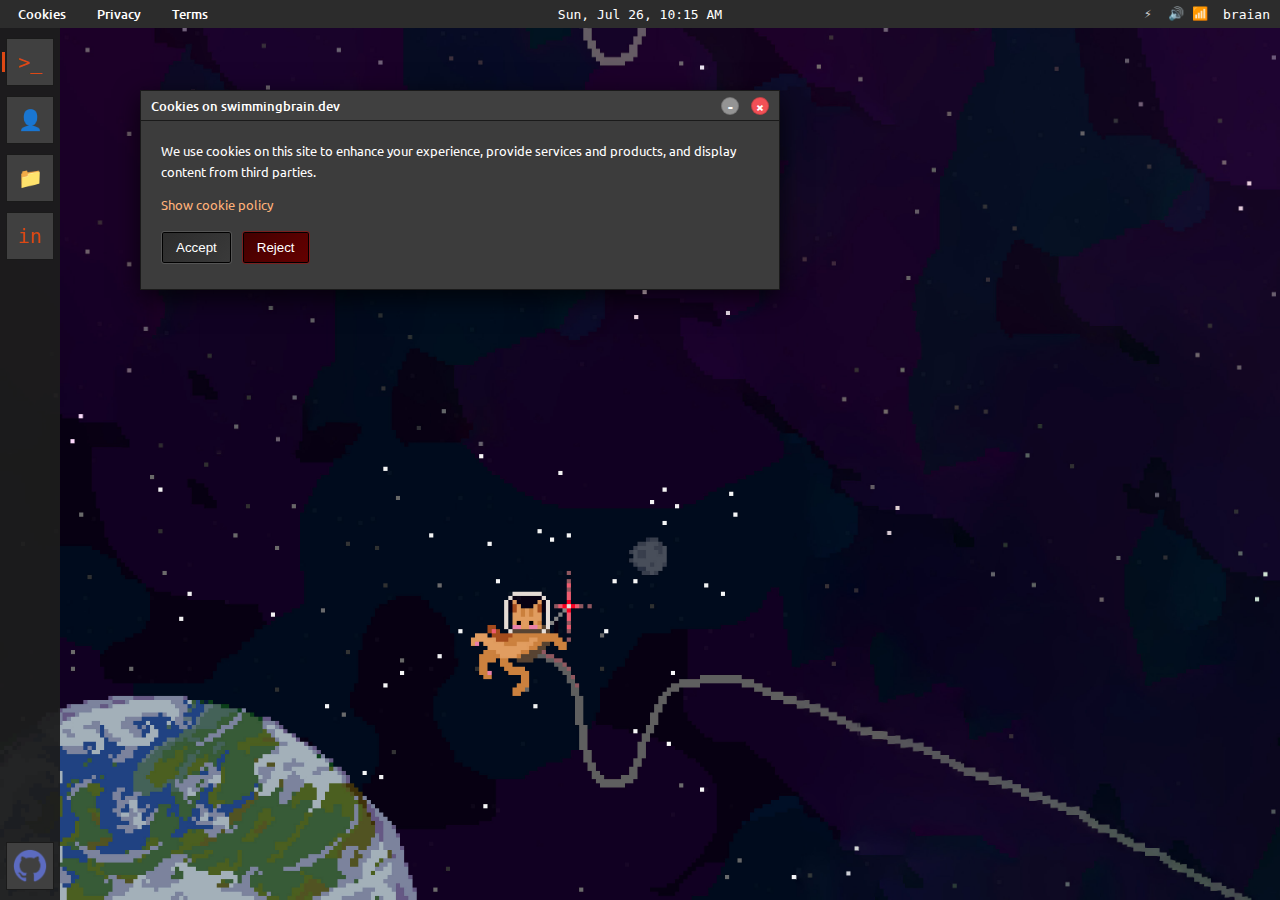
<file: index.html>
<!DOCTYPE html>
<html lang="en">
<head>
    <meta charset="UTF-8">
    <meta name="viewport" content="width=device-width, initial-scale=1.0">
    <title>braian@swimmingbrain</title>
    <link rel="icon" href="assets/swimmingbrain-icon.png" type="image/png">
    <link rel="shortcut icon" href="assets/swimmingbrain-icon.png" type="image/png">
    <meta property="og:title" content="braian@swimmingbrain">
    <meta property="og:description" content="Braian's personal website and portfolio (swimmingbrain)">
    <meta property="og:image" content="https://swimmingbrain.dev/assets/sb-pfp.png">
    <meta property="og:image:secure_url" content="https://swimmingbrain.dev/assets/sb-pfp.png">
    <meta property="og:image:type" content="image/png">
    <meta property="og:image:width" content="400">
    <meta property="og:image:height" content="400">
    <meta property="og:url" content="https://swimmingbrain.dev/">
    <meta property="og:type" content="website">
    <meta property="og:site_name" content="swimmingbrain.dev">
    <meta name="twitter:card" content="summary">
    <meta name="twitter:title" content="braian@swimmingbrain">
    <meta name="twitter:description" content="Portfolio, projects, and experiments by Braian Plaku (swimmingbrain)">
    <meta name="twitter:image" content="https://swimmingbrain.dev/assets/sb-pfp.png">
    <style>
        @import url('https://fonts.googleapis.com/css2?family=Ubuntu:wght@300;400;500;700&family=Ubuntu+Mono:wght@400;700&display=swap');
        
        * {
            margin: 0;
            padding: 0;
            box-sizing: border-box;
        }
        
        :root {
            --ubuntu-orange: #dd4814;
            --ubuntu-dark: #2c001e;
            --panel-bg: #2c2c2c;
            --window-bg: #3c3c3c;
            --window-header: #404040;
            --text-primary: #ffffff;
            --text-secondary: #cccccc;
            --border: #1a1a1a;
            --hover: #505050;
            --terminal-green: #4cff00;
            --terminal-bg: #300a24;
            --linkedin-blue: #0077b5;
        }
        
        body {
            font-family: 'Ubuntu', sans-serif;
            overflow: hidden;
            height: 100vh;
            background: #2c001e;
            color: var(--text-primary);
            position: relative;
            user-select: none;
        }
        
        .wallpaper {
            position: fixed;
            top: 0;
            left: 0;
            width: 100%;
            height: 100%;
            background-image: url('assets/bg.jpg');
            background-position: left top;
            background-size: cover;
            background-repeat: no-repeat;
            z-index: -1;
        }
        
        .desktop {
            width: 100%;
            height: calc(100vh);
            position: relative;
            overflow: hidden;
        }
        
        /* Top Panel */
        .panel-top {
            position: fixed;
            top: 0;
            left: 0;
            right: 0;
            height: 28px;
            background: var(--panel-bg);
            display: flex;
            align-items: center;
            justify-content: space-between;
            padding: 0 10px;
            z-index: 10000;
            font-size: 13px;
        }
        
        .panel-left {
            display: flex;
            align-items: center;
            gap: 15px;
        }
        
        .panel-logo {
            width: 20px;
            height: 20px;
            display: block;
            object-fit: contain;
        }
        
        .dock-logo {
            width: 100%;
            height: 100%;
            padding: 5px;
            display: block;
            object-fit: contain;
            margin: 0;
        }
        
        .activities {
            cursor: pointer;
            padding: 0 8px;
            height: 28px;
            display: flex;
            align-items: center;
            font-weight: 500;
        }
        
        .activities:hover {
            background: var(--hover);
        }
        
        /* Panel links (Cookies, Privacy, Terms) */
        .panel-left span {
            cursor: pointer;
            padding: 0 8px;
            height: 28px;
            display: flex;
            align-items: center;
            font-weight: 500;
        }
        .panel-left span:hover {
            background: var(--hover);
        }
        
        .panel-center {
            position: absolute;
            left: 50%;
            transform: translateX(-50%);
            font-family: 'Ubuntu Mono', monospace;
        }
        
        .panel-right {
            display: flex;
            align-items: center;
            gap: 10px;
            font-family: 'Ubuntu Mono', monospace;
        }
        
        .system-tray {
            display: flex;
            gap: 8px;
            align-items: center;
            padding: 0 5px;
        }
        
        .tray-icon {
            width: 16px;
            height: 16px;
            background: var(--text-secondary);
            cursor: pointer;
        }
        
        /* Dock */
        .dock {
            position: fixed;
            bottom: 0;
            left: 0;
            width: 60px;
            height: calc(100vh - 28px);
            top: 28px;
            background: rgba(28, 28, 28, 0.95);
            display: flex;
            flex-direction: column;
            align-items: center;
            padding: 10px 0;
            gap: 10px;
            z-index: 9998;
        }
        
        .dock-item {
            width: 48px;
            height: 48px;
            background: var(--window-header);
            border: 1px solid var(--border);
            display: flex;
            align-items: center;
            justify-content: center;
            cursor: pointer;
            transition: all 0.2s;
            position: relative;
            font-family: 'Ubuntu Mono', monospace;
            font-size: 20px;
            color: var(--ubuntu-orange);
        }
        
        .dock-item:hover {
            background: var(--hover);
            transform: scale(1.1);
        }
        
        .dock-item.active::before {
            content: '';
            position: absolute;
            left: -5px;
            top: 50%;
            transform: translateY(-50%);
            width: 3px;
            height: 20px;
            background: var(--ubuntu-orange);
        }
        
        .dock-tooltip {
            position: absolute;
            left: 60px;
            background: var(--panel-bg);
            padding: 4px 8px;
            border: 1px solid var(--border);
            font-size: 12px;
            white-space: nowrap;
            display: none;
            pointer-events: none;
        }
        
        .dock-item:hover .dock-tooltip {
            display: block;
        }
        
        /* Windows */
        .window {
            position: absolute;
            background: var(--window-bg);
            border: 1px solid var(--border);
            box-shadow: 0 4px 12px rgba(0, 0, 0, 0.5);
            min-width: 300px;
            min-height: 200px;
            display: flex;
            flex-direction: column;
        }
        
        .window.active {
            box-shadow: 0 8px 24px rgba(0, 0, 0, 0.7);
        }
        
        .window.minimized {
            display: none;
        }
        
        .window-header {
            height: 30px;
            background: var(--window-header);
            display: flex;
            align-items: center;
            padding: 0 10px;
            cursor: move;
            border-bottom: 1px solid var(--border);
        }
        
        .window-title {
            flex: 1;
            font-size: 13px;
            font-weight: 500;
            font-family: 'Ubuntu', sans-serif;
        }
        
        .window-buttons {
            display: flex;
            gap: 12px;
            align-items: center;
        }
        
        .window-button {
            width: 18px;
            height: 18px;
            border-radius: 50%;
            border: 1px solid rgba(0, 0, 0, 0.2);
            cursor: pointer;
            display: flex;
            align-items: center;
            justify-content: center;
            font-size: 14px;
            font-weight: bold;
        }
        
        .window-minimize {
            background: #949494;
        }
        
        .window-maximize {
            background: #949494;
        }
        
        .window-close {
            background: #f25056;
        }
        
        .window-button:hover {
            opacity: 0.8;
        }
        
        .window-content {
            flex: 1;
            overflow: auto;
            background: var(--window-bg);
        }

        /* Resume Window (top-most among app windows) */
        #resume-window {
            top: 100px;
            left: 160px;
            width: 720px;
            height: 560px;
            display: none;
            z-index: 14000; /* ensure PDF window sits above other app windows */
        }
        #resume-frame {
            width: 100%;
            height: 100%;
            border: none;
            display: block;
        }
        
        /* About Window */
        #about-window {
            top: 80px;
            left: 100px;
            width: 420px;
            height: 520px;
        }
        
        /* Legal Windows (always on top layer over app windows) */
        #cookies-window, #privacy-window, #terms-window, #cookie-policy-window, #coming-soon-bubblupo {
            top: 90px;
            left: 140px;
            width: 640px;
            height: 500px;
            display: none;
            z-index: 15000;
        }

        #cookies-window {
            height: 200px
        }
        
        /* Coming soon window: lower height */
        #coming-soon-bubblupo {
            height: 300px;
        }
        
        .about-container {
            color: var(--text-secondary);
            font-family: 'Ubuntu Mono', monospace;
            padding: 10px;
        }
        
        .about-portrait {
            display: block;
            width: 180px;
            height: auto;
            margin: 0; /* left-aligned, no space above system-info */
            filter: none;
        }
        
        .system-info {
            border: 1px solid #555;
            padding: 15px;
            margin: 0 0 15px 0; /* no top space so it sits over the portrait */
            background: rgba(0, 0, 0, 0.3);
        }
        
        .info-line {
            display: flex;
            margin: 8px 0;
            font-size: 13px;
        }
        
        .info-label {
            color: var(--ubuntu-orange);
            min-width: 120px;
        }
        
        .info-value {
            color: var(--text-primary);
        }
        
        /* Projects Window */
        #projects-window {
            top: 80px;
            left: 560px;
            width: 500px;
            height: 400px;
        }
        
        .file-manager {
            display: flex;
            flex-direction: column;
            height: 100%;
        }
        
        .file-toolbar {
            display: flex;
            gap: 10px;
            padding: 10px;
            background: #353535;
            border-bottom: 1px solid var(--border);
        }
        
        .file-path {
            flex: 1;
            background: var(--terminal-bg);
            border: 1px solid var(--border);
            padding: 4px 8px;
            color: var(--text-primary);
            font-family: 'Ubuntu Mono', monospace;
            font-size: 12px;
        }
        
        .file-grid {
            display: grid;
            grid-template-columns: repeat(auto-fill, minmax(80px, 1fr));
            gap: 15px;
            padding: 15px;
        }
        
        .file-item {
            display: flex;
            flex-direction: column;
            align-items: center;
            gap: 5px;
            cursor: pointer;
            padding: 8px;
            border-radius: 4px;
            text-decoration: none;
            color: var(--text-primary);
        }
        
        .file-item:hover {
            background: rgba(255, 255, 255, 0.1);
        }
        
        .file-icon {
            width: 48px;
            height: 48px;
            background: linear-gradient(135deg, var(--ubuntu-orange), #ff6b35);
            display: flex;
            align-items: center;
            justify-content: center;
            font-family: 'Ubuntu Mono', monospace;
            font-size: 18px;
            font-weight: bold;
            color: white;
        }
        
        .folder-icon {
            background: #656565;
            position: relative;
        }
        
        .folder-icon::before {
            content: '';
            position: absolute;
            top: -3px;
            left: 0;
            width: 20px;
            height: 5px;
            background: #757575;
            border-radius: 2px 2px 0 0;
        }
        
        .file-name {
            font-size: 11px;
            text-align: center;
            word-break: break-word;
        }
        
        /* Terminal Window */
        #terminal-window {
            bottom: 60px;
            left: 100px;
            width: 600px;
            height: 400px;
        }
        
        .terminal {
            background: var(--terminal-bg);
            color: var(--text-primary);
            font-family: 'Ubuntu Mono', monospace;
            font-size: 13px;
            padding: 10px;
            height: 100%;
            overflow-y: auto;
            line-height: 1.4;
        }
        
        #terminal-output {
            white-space: pre-wrap;
        }
        
        .terminal-input {
            background: transparent;
            color: var(--text-primary);
            border: none;
            outline: none;
            font-family: 'Ubuntu Mono', monospace;
            font-size: 13px;
            width: 70%;
            padding: 0;
            margin: 0;
        }
        
        .terminal-line {
            margin: 2px 0;
        }
        
        .terminal-prompt {
            color: var(--terminal-green);
        }
        
        .terminal-user {
            color: var(--terminal-green);
        }
        
        .terminal-host {
            color: var(--text-primary);
        }
        
        .terminal-path {
            color: #729fcf;
        }
        
        .terminal-command {
            color: var(--text-primary);
        }
        
        .terminal-output {
            color: var(--text-secondary);
            margin-left: 0;
        }
        
        .terminal-cursor {
            display: inline-block;
            width: 8px;
            height: 14px;
            background: var(--text-primary);
            animation: blink 1s infinite;
        }
        
        @keyframes blink {
            0%, 50% { opacity: 1; }
            51%, 100% { opacity: 0; }
        }
        
        /* Powered-off overlay */
        .powered-off-overlay {
            position: fixed;
            inset: 0;
            background: #000;
            color: #0f0;
            font-family: 'Ubuntu Mono', monospace;
            z-index: 20000;
            display: none;
            align-items: center;
            justify-content: center;
            text-align: center;
            padding: 20px;
        }
        .powered-off-overlay .message {
            max-width: 800px;
            line-height: 1.6;
            font-size: 14px;
            white-space: pre-wrap;
        }
        
        /* LinkedIn Window */
        #linkedin-window {
            top: 80px;
            left: calc(560px + 500px + 20px); /* next to projects window */
            width: 520px;
            height: 600px;
        }
        
        .linkedin-container {
            display: flex;
            flex-direction: column;
            gap: 15px;
            height: 100%;
        }
        
        .linkedin-header {
            display: flex;
            align-items: center;
            gap: 15px;
            padding: 15px;
            background: rgba(0, 0, 0, 0.2);
            border: 1px solid #444;
        }
        
        .linkedin-profile-img {
            width: 60px;
            height: 60px;
            background: var(--linkedin-blue);
            color: white;
            display: flex;
            align-items: center;
            justify-content: center;
            font-size: 24px;
            font-weight: bold;
            border-radius: 4px;
        }
        
        .linkedin-profile-info {
            flex: 1;
        }
        
        .linkedin-name {
            font-size: 16px;
            font-weight: 500;
            margin-bottom: 4px;
        }
        
        .linkedin-title {
            font-size: 13px;
            color: var(--text-secondary);
            margin-bottom: 8px;
        }
        
        .linkedin-connect-btn {
            background: var(--linkedin-blue);
            color: white;
            border: none;
            padding: 6px 16px;
            border-radius: 2px;
            cursor: pointer;
            font-size: 13px;
            text-decoration: none;
            display: inline-block;
            transition: background 0.2s;
        }
        
        .linkedin-connect-btn:hover {
            background: #005885;
        }
        
        .linkedin-tabs {
            display: flex;
            gap: 20px;
            padding: 0 15px;
            border-bottom: 1px solid #444;
        }
        
        .linkedin-tab {
            padding: 10px 0;
            cursor: pointer;
            border-bottom: 2px solid transparent;
            font-size: 14px;
            color: var(--text-secondary);
        }
        
        .linkedin-tab.active {
            color: var(--text-primary);
            border-bottom-color: var(--ubuntu-orange);
        }
        
        .linkedin-content {
            flex: 1;
            overflow-y: auto;
            padding: 15px;
        }
        
        .feed-post {
            background: rgba(0, 0, 0, 0.2);
            border: 1px solid #444;
            padding: 12px;
            margin-bottom: 12px;
        }
        
        .feed-header {
            display: flex;
            gap: 10px;
            margin-bottom: 10px;
            align-items: center;
        }
        
        .feed-avatar {
            width: 36px;
            height: 36px;
            background: var(--linkedin-blue);
            display: flex;
            align-items: center;
            justify-content: center;
            font-weight: bold;
            font-size: 14px;
            color: white;
        }
        
        .feed-meta {
            flex: 1;
        }
        
        .feed-author {
            font-weight: 500;
            font-size: 14px;
        }
        
        .feed-time {
            font-size: 11px;
            color: var(--text-secondary);
            font-family: 'Ubuntu Mono', monospace;
        }
        
        .feed-content {
            font-size: 13px;
            line-height: 1.5;
            color: var(--text-secondary);
            margin-bottom: 10px;
        }
        
        .feed-actions {
            display: flex;
            gap: 20px;
            padding-top: 8px;
            border-top: 1px solid #333;
        }
        
        .feed-action {
            font-size: 12px;
            color: var(--text-secondary);
            cursor: pointer;
            display: flex;
            align-items: center;
            gap: 5px;
        }
        
        .feed-action:hover {
            color: var(--ubuntu-orange);
        }
        
        .skills-grid {
            display: grid;
            gap: 10px;
        }
        
        .skill-item {
            background: rgba(0, 0, 0, 0.2);
            border: 1px solid #444;
            padding: 10px;
            display: flex;
            justify-content: space-between;
            align-items: center;
        }
        
        .skill-name {
            font-size: 13px;
        }
        
        .skill-endorsements {
            background: var(--ubuntu-orange);
            color: white;
            padding: 2px 8px;
            border-radius: 2px;
            font-size: 11px;
        }
        
        .experience-item {
            background: rgba(0, 0, 0, 0.2);
            border: 1px solid #444;
            padding: 12px;
            margin-bottom: 12px;
        }
        
        .experience-title {
            font-weight: 500;
            font-size: 14px;
            margin-bottom: 4px;
        }
        
        .experience-company {
            font-size: 13px;
            color: var(--text-secondary);
            margin-bottom: 2px;
        }
        
        .experience-duration {
            font-size: 11px;
            color: var(--text-secondary);
            font-family: 'Ubuntu Mono', monospace;
            margin-bottom: 8px;
        }
        
        .experience-description {
            font-size: 12px;
            line-height: 1.4;
            color: var(--text-secondary);
        }
        
        /* Responsive */
        @media (max-width: 768px) {
            .dock {
                width: 100%;
                height: 48px;
                flex-direction: row;
                bottom: 0;
                top: auto;
                padding: 0 10px;
                justify-content: center;
            }
            
            .dock-item {
                width: 40px;
                height: 40px;
            }
            
            .dock-tooltip {
                display: none !important;
            }
            
            .window {
                position: fixed !important;
                top: 28px !important;
                left: 0 !important;
                right: 0 !important;
                bottom: 48px !important;
                width: 100% !important;
                height: auto !important;
                max-width: 100% !important;
            }
            
            .desktop {
                height: calc(100vh - 28px - 48px);
            }
        }

        /* Hide date/time on very small screens */
        @media (max-width: 600px) {
            .panel-center { display: none; }
        }
    </style>
</head>
<body>
    <div class="wallpaper"></div>
    
    <!-- Top Panel -->
    <div class="panel-top">
        <div class="panel-left">
            <span class="activities" onclick="toggleWindow('cookie-policy-window')">Cookies</span>
            <span onclick="toggleWindow('privacy-window')">Privacy</span>
            <span onclick="toggleWindow('terms-window')">Terms</span>
        </div>
        <div class="panel-center">
            <span id="panel-time"></span>
        </div>
        <div class="panel-right">
            <div class="system-tray">
                <div class="tray-icon" style="background: none; color: var(--text-secondary);">⚡</div>
                <div class="tray-icon" style="background: none; color: var(--text-secondary);">🔊</div>
                <div class="tray-icon" style="background: none; color: var(--text-secondary);">📶</div>
            </div>
            <span>braian</span>
        </div>
    </div>
    
    <!-- Desktop -->
    <div class="desktop" id="desktop">
        <div class="powered-off-overlay" id="powered-off">
            <div class="message">System is powered off due to cookie rejection.

Reason: Non-essential cookies are disabled. This site requires basic functionality cookies to render the desktop experience.

What you can do:
- Refresh the page to try again
- Review our Cookies Policy from the top bar

Powered off.
            </div>
        </div>
        <!-- Dock -->
        <div class="dock">
            <div class="dock-item active" onclick="toggleWindow('terminal-window')">
                &gt;_
                <span class="dock-tooltip">Terminal</span>
            </div>
            <div class="dock-item" onclick="toggleWindow('about-window')">
                👤
                <span class="dock-tooltip">About</span>
            </div>
            <div class="dock-item" onclick="toggleWindow('projects-window')">
                📁
                <span class="dock-tooltip">Projects</span>
            </div>
            <div class="dock-item" onclick="toggleWindow('linkedin-window')">
                in
                <span class="dock-tooltip">LinkedIn</span>
            </div>
            <div style="flex: 1"></div>
            <a href="https://github.com/swimmingbrain" target="_blank" rel="noopener noreferrer" class="dock-item" title="GitHub: swimmingbrain" style="cursor: pointer;">
                <img src="assets/github.png" alt="swimmingbrain" class="dock-logo" />
                <span class="dock-tooltip">GitHub</span>
            </a>
        </div>
        
        <!-- About Window -->
        <div class="window" id="about-window">
            <div class="window-header">
                <span class="window-title">About - braian@swimmingbrain</span>
                <div class="window-buttons">
                    <div class="window-button window-minimize" onclick="minimizeWindow('about-window')">-</div>
                    <div class="window-button window-close" onclick="closeWindow('about-window')">×</div>
                </div>
            </div>
            <div class="window-content">
                <div class="about-container">
                    <div style="display: flex; align-items: flex-start; gap: 10px;">
                        <img src="assets/profile.png" alt="Profile" class="about-portrait" />
                        <img src="assets/swimmingbrain-icon.png" alt="swimmingbrain" style="height:100px;" />
                    </div>
                    <div class="system-info">
                        <div class="info-line">
                            <span class="info-label">USER:</span>
                            <span class="info-value">Braian Plaku</span>
                        </div>
                        <div class="info-line">
                            <span class="info-label">HOSTNAME:</span>
                            <span class="info-value">swimmingbrain.dev</span>
                        </div>
                        <div class="info-line">
                            <span class="info-label">OCCUPATION:</span>
                            <span class="info-value">Automation Engineer @ Blum</span>
                        </div>
                        <div class="info-line">
                            <span class="info-label">LOCATION:</span>
                            <span class="info-value">Vorarlberg, AT (from Albania)</span>
                        </div>
                        <div class="info-line">
                            <span class="info-label">EDUCATION:</span>
                            <span class="info-value">BSc Electrical Engineering | BSc Computer Science Digital Innovation (2026) | MSc Artificial Intelligence (2027)</span>
                        </div>
                        <div class="info-line">
                            <span class="info-label">SPECIALIZATION:</span>
                            <span class="info-value">Software, Automation, AI</span>
                        </div>
                        <div class="info-line">
                            <span class="info-label">INTERESTS:</span>
                            <span class="info-value">Cats, Coffee, Neural Networks</span>
                        </div>
                        <div class="info-line">
                            <span class="info-label">KERNEL:</span>
                            <span class="info-value">Human v1.0 (continuously learning)</span>
                        </div>
                    </div>
                    <div style="margin-top: 20px; color: var(--ubuntu-orange); font-size: 12px;">
                        $ echo "Building the future, one commit at a time"
                    </div>
                </div>
            </div>
        </div>
        
        <!-- Cookie Opt-in Window (shown on first load) -->
        <div class="window" id="cookies-window">
            <div class="window-header">
                <span class="window-title">Cookies on swimmingbrain.dev</span>
                <div class="window-buttons">
                    <div class="window-button window-minimize" onclick="minimizeWindow('cookies-window')">-</div>
                    <div class="window-button window-close" onclick="closeWindow('cookies-window')">×</div>
                </div>
            </div>
            <div class="window-content" style="padding:20px">
                <div style="font-family: 'Ubuntu', sans-serif; font-size: 13px; color: var(--text-secondary); line-height: 1.6;">
                    <p style="color: var(--text-primary);">We use cookies on this site to enhance your experience, provide services and products, and display content from third parties.</p>
                    <div style="margin-top: 12px;">
                        <a onclick="openLegal('cookie-policy-window')" style="color: #ffb27a; cursor: pointer;">Show cookie policy</a>
                    </div>
                    <div style="margin-top: 16px; display: flex; gap: 10px;">
                        <button id="cookies-accept" style="background: linear-gradient(135deg, #2c2c2c, #3a3a3a); color: #fff; border: 1px solid #555; padding: 8px 14px; cursor: pointer; border-radius: 3px; box-shadow: inset 0 0 0 1px #000;">Accept</button>
                        <button id="cookies-reject" style="background: linear-gradient(135deg, #420000, #650000); color: #fff; border: 1px solid #7a1f1f; padding: 8px 14px; cursor: pointer; border-radius: 3px; box-shadow: inset 0 0 0 1px #000;">Reject</button>
                    </div>
                </div>
            </div>
        </div>

        <!-- Cookie Policy Window (full policy) -->
        <div class="window" id="cookie-policy-window" style="display: none;">
            <div class="window-header">
                <span class="window-title">Cookie Policy - swimmingbrain.dev</span>
                <div class="window-buttons">
                    <div class="window-button window-minimize" onclick="minimizeWindow('cookie-policy-window')">-</div>
                    <div class="window-button window-close" onclick="closeWindow('cookie-policy-window')">×</div>
                </div>
            </div>
            <div class="window-content" style="padding:20px">
                <div style="font-family: 'Ubuntu', sans-serif; font-size: 13px; color: var(--text-secondary); line-height: 1.6;">
                    <h3 style="color: var(--text-primary); margin-bottom: 10px;">1. Overview</h3>
                    <p>We use cookies and similar technologies to provide and secure our website, understand usage, and improve features. You can control cookies through your browser settings.</p>
                    <h3 style="color: var(--text-primary); margin: 16px 0 10px;">2. Types of cookies we use</h3>
                    <ul style="margin-left: 18px;">
                        <li><strong>Strictly necessary</strong>: Required for core functionality (e.g., window state, preferences).</li>
                        <li><strong>Performance</strong>: Anonymous analytics to understand site usage.</li>
                        <li><strong>Functional</strong>: Remember choices to personalize your experience.</li>
                        <li><strong>Third‑party</strong>: Embedded content (e.g., LinkedIn Elfsight widget) may set cookies.</li>
                    </ul>
                    <h3 style="color: var(--text-primary); margin: 16px 0 10px;">3. Managing cookies</h3>
                    <p>You can block or delete cookies in your browser. This site will function with strictly necessary cookies only if you opt out of others.</p>
                    <h3 style="color: var(--text-primary); margin: 16px 0 10px;">4. Third‑party services</h3>
                    <p>We embed third‑party content. For LinkedIn feeds provided via Elfsight, refer to their policies: <a href="https://elfsight.com/privacy-policy/" target="_blank" style="color: #ffb27a;">Elfsight Privacy Policy</a> and <a href="https://www.linkedin.com/legal/cookie-policy" target="_blank" style="color: #ffb27a;">LinkedIn Cookie Policy</a>.</p>
                    <h3 style="color: var(--text-primary); margin: 16px 0 10px;">5. Contact</h3>
                    <p>Questions? Contact: <a href="mailto:legal@swimmingbrain.dev" style="color: #ffb27a;">legal@swimmingbrain.dev</a>.</p>
                    <p style="margin-top: 12px; font-size: 12px;">Effective date: 2025‑10‑19</p>
                </div>
            </div>
        </div>

        <!-- Privacy Window -->
        <div class="window" id="privacy-window">
            <div class="window-header">
                <span class="window-title">Privacy Policy - swimmingbrain.dev</span>
                <div class="window-buttons">
                    <div class="window-button window-minimize" onclick="minimizeWindow('privacy-window')">-</div>
                    <div class="window-button window-close" onclick="closeWindow('privacy-window')">×</div>
                </div>
            </div>
            <div class="window-content" style="padding:20px">
                <div style="font-family: 'Ubuntu', sans-serif; font-size: 13px; color: var(--text-secondary); line-height: 1.6;">
                    <h3 style="color: var(--text-primary); margin-bottom: 10px;">1. Introduction</h3>
                    <p>We respect your privacy. This site is a personal portfolio and does not sell or rent personal data.</p>
                    <h3 style="color: var(--text-primary); margin: 16px 0 10px;">2. Data we process</h3>
                    <ul style="margin-left: 18px;">
                        <li><strong>Usage data</strong>: Non‑identifying analytics (pages viewed, device type) to improve the site.</li>
                        <li><strong>Contact data</strong>: If you email us, we process your email to respond.</li>
                        <li><strong>Embedded content</strong>: Third‑party widgets (e.g., LinkedIn via Elfsight) may collect data per their policies.</li>
                    </ul>
                    <h3 style="color: var(--text-primary); margin: 16px 0 10px;">3. Legal bases</h3>
                    <p>We process data based on legitimate interests (site functionality and security) and consent where required for non‑essential cookies.</p>
                    <h3 style="color: var(--text-primary); margin: 16px 0 10px;">4. Data retention</h3>
                    <p>We retain data only as long as needed for the purposes described or to comply with legal obligations.</p>
                    <h3 style="color: var(--text-primary); margin: 16px 0 10px;">5. Your rights</h3>
                    <p>Depending on your location, you may have rights to access, rectify, delete, or restrict processing of your data. Contact us to exercise these rights.</p>
                    <h3 style="color: var(--text-primary); margin: 16px 0 10px;">6. Security</h3>
                    <p>We use reasonable technical and organizational measures to protect data. No method is 100% secure.</p>
                    <h3 style="color: var(--text-primary); margin: 16px 0 10px;">7. International transfers</h3>
                    <p>Third‑party providers may process data in other countries; safeguards such as standard contractual clauses may apply.</p>
                    <h3 style="color: var(--text-primary); margin: 16px 0 10px;">8. Updates</h3>
                    <p>We may update this policy from time to time. Material changes will be noted here.</p>
                    <h3 style="color: var(--text-primary); margin: 16px 0 10px;">9. Contact</h3>
                    <p>Email: <a href="mailto:privacy@swimmingbrain.dev" style="color: #ffb27a;">privacy@swimmingbrain.dev</a>.</p>
                    <p style="margin-top: 12px; font-size: 12px;">Effective date: 2025‑10‑19</p>
                </div>
            </div>
        </div>

        <!-- Terms of Service Window -->
        <div class="window" id="terms-window">
            <div class="window-header">
                <span class="window-title">Terms of Service - swimmingbrain.dev</span>
                <div class="window-buttons">
                    <div class="window-button window-minimize" onclick="minimizeWindow('terms-window')">-</div>
                    <div class="window-button window-close" onclick="closeWindow('terms-window')">×</div>
                </div>
            </div>
            <div class="window-content" style="padding:20px">
                <div style="font-family: 'Ubuntu', sans-serif; font-size: 13px; color: var(--text-secondary); line-height: 1.6;">
                    <h3 style="color: var(--text-primary); margin-bottom: 10px;">1. Acceptance</h3>
                    <p>By accessing this site, you agree to these Terms. If you do not agree, please do not use the site.</p>
                    <h3 style="color: var(--text-primary); margin: 16px 0 10px;">2. Use of content</h3>
                    <p>Content is for informational and portfolio purposes. You may not misuse the site or infringe intellectual property rights.</p>
                    <h3 style="color: var(--text-primary); margin: 16px 0 10px;">3. No warranties</h3>
                    <p>The site is provided “as is” without warranties of any kind. We disclaim liability for errors or omissions.</p>
                    <h3 style="color: var(--text-primary); margin: 16px 0 10px;">4. Limitation of liability</h3>
                    <p>To the extent permitted by law, we are not liable for any damages arising from your use of the site.</p>
                    <h3 style="color: var(--text-primary); margin: 16px 0 10px;">5. Third‑party links</h3>
                    <p>Links to third‑party sites are provided for convenience. We are not responsible for their content or practices.</p>
                    <h3 style="color: var(--text-primary); margin: 16px 0 10px;">6. Governing law</h3>
                    <p>These Terms are governed by the laws of Austria, without regard to conflict of laws. Venue: Vorarlberg, AT.</p>
                    <h3 style="color: var(--text-primary); margin: 16px 0 10px;">7. Contact</h3>
                    <p>Email: <a href="mailto:legal@swimmingbrain.dev" style="color: #ffb27a;">legal@swimmingbrain.dev</a>.</p>
                    <p style="margin-top: 12px; font-size: 12px;">Effective date: 2025‑10‑19</p>
                </div>
            </div>
        </div>

        <!-- Coming Soon: Bubblupo -->
        <div class="window" id="coming-soon-bubblupo" style="display: none;">
            <div class="window-header">
                <span class="window-title">Bubblupo - Coming Soon</span>
                <div class="window-buttons">
                    <div class="window-button window-minimize" onclick="minimizeWindow('coming-soon-bubblupo')">-</div>
                    <div class="window-button window-close" onclick="closeWindow('coming-soon-bubblupo')">×</div>
                </div>
            </div>
            <div class="window-content" style="padding:20px">
                <div style="font-family: 'Ubuntu Mono', monospace; color: var(--text-secondary);">
                    <div style="color: var(--ubuntu-orange); font-size: 12px; margin-bottom: 12px;">$ status bubblupo</div>
                    <div style="background: rgba(0,0,0,0.2); border: 1px solid #444; padding: 14px;">
                        <div style="font-size: 14px; color: var(--text-primary); margin-bottom: 8px;">This project will be available soon.</div>
                        <div style="font-size: 13px;">
                            We’re polishing features and preparing a public preview. Check back shortly, or follow updates on <a href="https://www.linkedin.com/in/braian-plaku" target="_blank" style="color: #ffb27a;">LinkedIn</a>.
                        </div>
                        <div style="margin-top: 12px; font-size: 12px; color: #aaa;">ETA: Q4 2025</div>
                    </div>
                </div>
            </div>
        </div>
        <!-- Projects Window -->
        <div class="window" id="projects-window">
            <div class="window-header">
                <span class="window-title">~/Projects - File Manager</span>
                <div class="window-buttons">
                    <div class="window-button window-minimize" onclick="minimizeWindow('projects-window')">-</div>
                    <div class="window-button window-close" onclick="closeWindow('projects-window')">×</div>
                </div>
            </div>
            <div class="window-content">
                <div class="file-manager">
                    <div class="file-toolbar">
                        <div class="file-path">/home/braian/projects</div>
                    </div>
                    <div class="file-grid">
                        <a target="_blank" rel="noopener noreferrer" href="wogsi-game.html" class="file-item">
                            <div class="file-icon folder-icon">🔗</div>
                            <div class="file-name">Wo gsi?</div>
                        </a>
                        <a target="_blank" rel="noopener noreferrer" href="https://home.vimaya.app" class="file-item">
                            <div class="file-icon folder-icon">🔗</div>
                            <div class="file-name">VIMAYA</div>
                        </a>
                        <a href="#" class="file-item" onclick="toggleWindow('coming-soon-bubblupo')">
                            <div class="file-icon folder-icon">🔗</div>
                            <div class="file-name">Bubblupo</div>
                        </a>
                        <a target="_blank" rel="noopener noreferrer" href="https://github.com/swimmingbrain/chingumat-e" class="file-item">
                            <div class="file-icon folder-icon">🔗</div>
                            <div class="file-name">Chingumat-e</div>
                        </a>
                        <a target="_blank" rel="noopener noreferrer" href="https://github.com/swimmingbrain/decoding-diabetes" class="file-item">
                            <div class="file-icon folder-icon">🔗</div>
                            <div class="file-name">Decoding Diabetes</div>
                        </a>
                        <a target="_blank" rel="noopener noreferrer" href="https://klimatree.htl-projekt.com/" class="file-item">
                            <div class="file-icon folder-icon">🔗</div>
                            <div class="file-name">klimaTree</div>
                        </a>
                        <a href="#" class="file-item" onclick="toggleWindow('resume-window')">
                            <div class="file-icon">CV</div>
                            <div class="file-name">Resume.pdf</div>
                        </a>
                    </div>
                </div>
            </div>
        </div>

        <!-- Resume Window -->
        <div class="window" id="resume-window">
            <div class="window-header">
                <span class="window-title">Resume - assets/resume.pdf</span>
                <div class="window-buttons">
                    <div class="window-button window-minimize" onclick="minimizeWindow('resume-window')">-</div>
                    <div class="window-button window-close" onclick="closeWindow('resume-window')">×</div>
                </div>
            </div>
            <div class="window-content" style="padding: 0; overflow: hidden;">
                <iframe id="resume-frame" src="assets/resume.pdf" title="Resume PDF"></iframe>
            </div>
        </div>
        
        <!-- Terminal Window -->
        <div class="window active" id="terminal-window">
            <div class="window-header">
                <span class="window-title">Terminal - braian@swimmingbrain:~</span>
                <div class="window-buttons">
                    <div class="window-button window-minimize" onclick="minimizeWindow('terminal-window')">-</div>
                    <div class="window-button window-close" onclick="closeWindow('terminal-window')">×</div>
                </div>
            </div>
            <div class="window-content">
                <div class="terminal" id="terminal">
                    <div id="terminal-output"></div>
                    <div class="terminal-line" id="terminal-input-line">
                        <span class="terminal-user">braian@swimmingbrain</span>:<span class="terminal-path">~</span>$ 
                        <input id="terminal-input" class="terminal-input" autocomplete="off" spellcheck="false" />
                    </div>
                    </div>
            </div>
        </div>
        
        <!-- LinkedIn Window -->
        <div class="window" id="linkedin-window">
            <div class="window-header">
                <span class="window-title">LinkedIn - braian-plaku</span>
                <div class="window-buttons">
                    <div class="window-button window-minimize" onclick="minimizeWindow('linkedin-window')">-</div>
                    <div class="window-button window-close" onclick="closeWindow('linkedin-window')">×</div>
                </div>
            </div>
            <div class="window-content">
                <!-- Elfsight LinkedIn Feed | Untitled LinkedIn Feed -->
                <script src="https://elfsightcdn.com/platform.js" async></script>
                <div class="elfsight-app-bf7bde62-d1ed-4505-897a-68a34c844df5" data-elfsight-app-lazy></div>
                            </div>
                        </div>
                        </div>
    
    <script>
        // Remove unused LinkedIn data/functions (replaced by Elfsight)
        /* const linkedInData = {
            posts: [
                {
                    id: 1,
                    author: "Braian Plaku",
                    avatar: "BP",
                    time: "2024-10-17 09:30:00",
                    content: "Excited to share: Successfully implemented a neural network-based predictive maintenance system at our facility. 30% reduction in downtime! The intersection of AI and industrial automation is where magic happens. #Industry40 #AI #PredictiveMaintenance",
                    likes: 142,
                    comments: 18,
                    shares: 5
                },
                {
                    id: 2,
                    author: "Braian Plaku",
                    avatar: "BP",
                    time: "2024-10-10 14:15:00",
                    content: "Started my MSc in AI at JKU Linz! Looking forward to diving deeper into reinforcement learning and computer vision. Always be learning! 🎓 #MachineLearning #Education #AI",
                    likes: 89,
                    comments: 12,
                    shares: 2
                },
                {
                    id: 3,
                    author: "Braian Plaku",
                    avatar: "BP",
                    time: "2024-10-05 11:00:00",
                    content: "Industry 4.0 isn't just a buzzword - it's transforming how we approach manufacturing. Here's my take on bridging traditional PLC systems with modern AI pipelines... [Article Link] #Automation #Manufacturing #Innovation",
                    likes: 67,
                    comments: 9,
                    shares: 3
                },
                {
                    id: 4,
                    author: "Braian Plaku",
                    avatar: "BP",
                    time: "2024-09-28 16:45:00",
                    content: "Just completed a fascinating project: Real-time quality control using computer vision and TensorFlow. Detecting defects with 99.2% accuracy! Open source implementation coming soon. #ComputerVision #QualityControl #OpenSource",
                    likes: 203,
                    comments: 31,
                    shares: 12
                },
                {
                    id: 5,
                    author: "Braian Plaku",
                    avatar: "BP",
                    time: "2024-09-20 10:30:00",
                    content: "Coffee ☕ + Cat 🐱 + Code 💻 = Perfect debugging session. Who else has a feline debugging assistant? #CodingLife #Debugging #CatsOfLinkedIn",
                    likes: 156,
                    comments: 24,
                    shares: 1
                }
            ],
            experience: [
                {
                    title: "Automation Engineer",
                    company: "Blum",
                    duration: "2022 - Present",
                    description: "Leading automation initiatives and implementing AI-driven solutions for manufacturing optimization. Developed predictive maintenance systems reducing downtime by 30%."
                },
                {
                    title: "Software Developer (Part-time)",
                    company: "Freelance",
                    duration: "2020 - Present",
                    description: "Developing mobile applications and web solutions for various clients. Specializing in React Native, Flutter, and full-stack development."
                },
                {
                    title: "Research Assistant",
                    company: "University of Applied Sciences",
                    duration: "2021 - 2022",
                    description: "Worked on IoT and embedded systems projects, focusing on sensor networks and data acquisition systems."
                },
                {
                    title: "Electrical Engineering Intern",
                    company: "Local Engineering Firm",
                    duration: "2019 - 2020",
                    description: "Assisted in designing electrical systems and gained hands-on experience with industrial automation equipment."
                }
            ],
            skills: [
                { name: "Python", endorsements: 47 },
                { name: "Machine Learning", endorsements: 35 },
                { name: "Industrial Automation", endorsements: 42 },
                { name: "PLC Programming", endorsements: 38 },
                { name: "Computer Vision", endorsements: 29 },
                { name: "TensorFlow", endorsements: 26 },
                { name: "React Native", endorsements: 22 },
                { name: "Robotics (ROS)", endorsements: 19 },
                { name: "IoT Development", endorsements: 24 },
                { name: "Data Analysis", endorsements: 31 },
                { name: "C++", endorsements: 18 },
                { name: "JavaScript", endorsements: 27 },
                { name: "Docker", endorsements: 15 },
                { name: "Git", endorsements: 33 },
                { name: "MATLAB", endorsements: 21 }
            ]
        }; */

        // LinkedIn Functions
        /* function renderLinkedInPosts() {
            const postsContainer = document.getElementById('linkedin-posts');
            postsContainer.innerHTML = linkedInData.posts.map(post => `
                    <div class="feed-post">
                        <div class="feed-header">
                        <div class="feed-avatar">${post.avatar}</div>
                            <div class="feed-meta">
                            <div class="feed-author">${post.author}</div>
                            <div class="feed-time">${post.time}</div>
                            </div>
                        </div>
                    <div class="feed-content">${post.content}</div>
                    <div class="feed-actions">
                        <div class="feed-action" onclick="likePost(${post.id})">
                            <span>👍</span>
                            <span id="likes-${post.id}">${post.likes}</span>
                        </div>
                        <div class="feed-action">
                            <span>💬</span>
                            <span>${post.comments}</span>
                    </div>
                        <div class="feed-action">
                            <span>↗️</span>
                            <span>${post.shares}</span>
                            </div>
                        </div>
                        </div>
            `).join('');
        } */

        /* function renderLinkedInExperience() {
            const expContainer = document.getElementById('linkedin-experience');
            expContainer.innerHTML = linkedInData.experience.map(exp => `
                <div class="experience-item">
                    <div class="experience-title">${exp.title}</div>
                    <div class="experience-company">${exp.company}</div>
                    <div class="experience-duration">${exp.duration}</div>
                    <div class="experience-description">${exp.description}</div>
                    </div>
            `).join('');
        } */

        /* function renderLinkedInSkills() {
            const skillsContainer = document.getElementById('linkedin-skills');
            skillsContainer.innerHTML = '<div class="skills-grid">' + 
                linkedInData.skills.map(skill => `
                    <div class="skill-item">
                        <span class="skill-name">${skill.name}</span>
                        <span class="skill-endorsements">${skill.endorsements}</span>
                </div>
                `).join('') + '</div>';
        } */

        /* function switchLinkedInTab(tab, element) {
            // Update active tab
            document.querySelectorAll('.linkedin-tab').forEach(t => t.classList.remove('active'));
            element.classList.add('active');
            
            // Hide all content
            document.getElementById('linkedin-posts').style.display = 'none';
            document.getElementById('linkedin-experience').style.display = 'none';
            document.getElementById('linkedin-skills').style.display = 'none';
            
            // Show selected content
            document.getElementById(`linkedin-${tab}`).style.display = 'block';
        } */

        /* function likePost(postId) {
            const post = linkedInData.posts.find(p => p.id === postId);
            if (post) {
                post.likes++;
                document.getElementById(`likes-${postId}`).textContent = post.likes;
            }
        } */

        // Elfsight handles LinkedIn feed rendering

        // Window Management
        let activeWindow = null;
        let isDragging = false;
        let dragStartMouseX = 0;
        let dragStartMouseY = 0;
        let dragStartLeft = 0;
        let dragStartTop = 0;
        
        // Initialize all windows for dragging
        document.querySelectorAll('.window').forEach(winEl => {
            const header = winEl.querySelector('.window-header');
            header.addEventListener('mousedown', dragStart);
            header.addEventListener('touchstart', dragStart);
        });
        
        document.addEventListener('mousemove', drag);
        document.addEventListener('touchmove', drag);
        document.addEventListener('mouseup', dragEnd);
        document.addEventListener('touchend', dragEnd);
        
        function dragStart(e) {
            const winEl = e.target.closest('.window');
            // Bring window to front
            document.querySelectorAll('.window').forEach(w => w.classList.remove('active'));
            winEl.classList.add('active');
            activeWindow = winEl;

            // Ensure the window has explicit left/top set relative to its parent
            const parentRect = winEl.parentElement.getBoundingClientRect();
            const rect = winEl.getBoundingClientRect();
            if (!winEl.style.left || !winEl.style.top) {
                winEl.style.left = `${rect.left - parentRect.left}px`;
                winEl.style.top = `${rect.top - parentRect.top}px`;
            }
            // Clear conflicting edges and transforms so layout uses left/top only
            winEl.style.right = 'auto';
            winEl.style.bottom = 'auto';
            // Clear any transform so movement is based purely on left/top
            winEl.style.transform = 'none';

            const point = e.type === 'touchstart' ? e.touches[0] : e;
            dragStartMouseX = point.clientX;
            dragStartMouseY = point.clientY;
            dragStartLeft = parseFloat(winEl.style.left) || 0;
            dragStartTop = parseFloat(winEl.style.top) || 0;
            
            if (e.target.closest('.window-header') && !e.target.classList.contains('window-button')) {
                isDragging = true;
            }
        }
        
        function drag(e) {
            if (!isDragging || !activeWindow) return;
                e.preventDefault();
            const point = e.type === 'touchmove' ? e.touches[0] : e;
            const deltaX = point.clientX - dragStartMouseX;
            const deltaY = point.clientY - dragStartMouseY;
            const newLeft = dragStartLeft + deltaX;
            const newTop = dragStartTop + deltaY;
            activeWindow.style.left = `${newLeft}px`;
            activeWindow.style.top = `${newTop}px`;
        }
        
        function dragEnd(e) {
            isDragging = false;
            activeWindow = null;
        }
        
        // Window controls
        function minimizeWindow(windowId) {
            document.getElementById(windowId).classList.add('minimized');
        }
        
        function closeWindow(windowId) {
            document.getElementById(windowId).style.display = 'none';
        }
        
        function toggleWindow(windowId) {
            const winEl = document.getElementById(windowId);
            if (!winEl) return;
            const isHidden = winEl.style.display === 'none' || getComputedStyle(winEl).display === 'none' || winEl.classList.contains('minimized');
            if (isHidden) {
                winEl.classList.remove('minimized');
                winEl.style.display = 'flex';
                // Bring to front
                document.querySelectorAll('.window').forEach(w => w.classList.remove('active'));
                winEl.classList.add('active');
            } else {
                // Hide if already visible
                winEl.style.display = 'none';
            }
        }
        
        // Legal open helper: make sure hidden windows become visible, focused, and positioned on-screen
        function openLegal(id) {
            const winEl = document.getElementById(id);
            if (!winEl) return;
            winEl.style.display = 'flex';
            winEl.classList.remove('minimized');
            document.querySelectorAll('.window').forEach(w => w.classList.remove('active'));
            winEl.classList.add('active');
            // Center within viewport with safe margins
            const rect = winEl.getBoundingClientRect();
            const targetLeft = Math.max(20, (window.innerWidth - rect.width) / 2);
            const targetTop = Math.max(40, (window.innerHeight - rect.height) / 2);
            winEl.style.left = `${targetLeft}px`;
            winEl.style.top = `${targetTop}px`;
        }
        
        // Click on window to activate
        document.querySelectorAll('.window').forEach(winEl => {
            winEl.addEventListener('mousedown', function(e) {
                if (!e.target.closest('.window-header')) {
                    document.querySelectorAll('.window').forEach(w => w.classList.remove('active'));
                    this.classList.add('active');
                }
            });
        });

        // Ensure resume window positions sensibly on load
        (function placeResume() {
            const resume = document.getElementById('resume-window');
            if (!resume) return;
            // Default position if not already set by user drag
            if (!resume.style.left) resume.style.left = '160px';
            if (!resume.style.top) resume.style.top = '100px';
        })();
        
        // Update time
        function updateTime() {
            const now = new Date();
            const timeString = now.toLocaleString('en-US', {
                weekday: 'short',
                month: 'short',
                day: 'numeric',
                hour: '2-digit',
                minute: '2-digit'
            });
            document.getElementById('panel-time').textContent = timeString;
        }
        
        updateTime();
        setInterval(updateTime, 1000);
        
        // Cookie Consent Flow
        const COOKIE_KEY = 'sb_cookies_consent'; // values: 'accepted' | 'rejected' | null
        const initialWindows = ['about-window', 'projects-window', 'terminal-window', 'linkedin-window'];
        const cookiesWindow = document.getElementById('cookies-window');
        const poweredOff = document.getElementById('powered-off');
        const btnAccept = document.getElementById('cookies-accept');
        const btnReject = document.getElementById('cookies-reject');
        const btnManage = null; // removed manage in simplified consent

        function hideAllAppWindows() {
            initialWindows.forEach(id => {
                const el = document.getElementById(id);
                if (el) el.style.display = 'none';
            });
        }

        function showDefaultAppWindows() {
            const isMobile = window.innerWidth <= 768;
            const isTablet = window.innerWidth > 768 && window.innerWidth <= 1024;
            const isDesktop = window.innerWidth > 1024;

            const about = document.getElementById('about-window');
            const projects = document.getElementById('projects-window');
            const terminal = document.getElementById('terminal-window');
            const linkedin = document.getElementById('linkedin-window');

            if (about) about.style.display = 'flex';
            if (projects) projects.style.display = 'flex';
            // Only show Terminal on larger desktops
            if (terminal) terminal.style.display = window.innerWidth >= 1280 ? 'flex' : 'none';
            // Only show LinkedIn on larger desktops
            if (linkedin) linkedin.style.display = window.innerWidth >= 1280 ? 'flex' : 'none';

            // Bring one window to front (prefer terminal on desktop, otherwise about)
            document.querySelectorAll('.window').forEach(w => w.classList.remove('active'));
            const toFocus = (window.innerWidth >= 1280 && terminal && terminal.style.display !== 'none') ? terminal : about;
            if (toFocus) toFocus.classList.add('active');

            placeWindowsForViewport();
        }

        function placeWindowsForViewport() {
            const gap = 20;
            const about = document.getElementById('about-window');
            const projects = document.getElementById('projects-window');
            const terminal = document.getElementById('terminal-window');
            const linkedin = document.getElementById('linkedin-window');

            const getSize = (el, fallbackW, fallbackH) => {
                if (!el) return { w: fallbackW, h: fallbackH };
                const rect = el.getBoundingClientRect();
                let w = rect.width || parseInt(getComputedStyle(el).width) || fallbackW;
                let h = rect.height || parseInt(getComputedStyle(el).height) || fallbackH;
                return { w, h };
            };
            const setPos = (el, left, top) => {
                if (!el) return;
                el.style.left = `${Math.max(10, left)}px`;
                el.style.top = `${Math.max(60, top)}px`;
            };

            // Base positions
            let aboutLeft = 100;
            let aboutTop = 80;
            setPos(about, aboutLeft, aboutTop);
            const aboutSize = getSize(about, 420, 520);

            // Projects: try to the right of About, else below
            const projectsSize = getSize(projects, 500, 400);
            const canProjectsRight = (aboutLeft + aboutSize.w + gap + projectsSize.w + 20) <= window.innerWidth;
            let projectsLeft = canProjectsRight ? (aboutLeft + aboutSize.w + gap) : aboutLeft;
            let projectsTop = canProjectsRight ? aboutTop : (aboutTop + aboutSize.h + gap);
            setPos(projects, projectsLeft, projectsTop);

            // Terminal: if visible, place below About (aligned left)
            if (terminal && getComputedStyle(terminal).display !== 'none') {
                const belowY = Math.max(aboutTop + aboutSize.h, projectsTop + projectsSize.h) + gap;
                setPos(terminal, aboutLeft, belowY);
            }

            // LinkedIn: if visible, prefer to the right of Projects, else below Projects
            if (linkedin && getComputedStyle(linkedin).display !== 'none') {
                const linkedinSize = getSize(linkedin, 520, 600);
                const canLinkedinRight = (projectsLeft + projectsSize.w + gap + linkedinSize.w + 20) <= window.innerWidth;
                const lnLeft = canLinkedinRight ? (projectsLeft + projectsSize.w + gap) : projectsLeft;
                const lnTop = canLinkedinRight ? projectsTop : (projectsTop + projectsSize.h + gap);
                setPos(linkedin, lnLeft, lnTop);
            }
            clampWindowsToViewport();
        }

        function clampWindowsToViewport() {
            const minTop = 40; // keep headers in view below top panel
            const minLeft = 10;
            const margin = 10;
            document.querySelectorAll('.window').forEach(winEl => {
                if (getComputedStyle(winEl).display === 'none' || winEl.classList.contains('minimized')) return;
                const rect = winEl.getBoundingClientRect();
                let left = parseFloat(winEl.style.left);
                let top = parseFloat(winEl.style.top);
                if (Number.isNaN(left)) left = rect.left;
                if (Number.isNaN(top)) top = rect.top;
                const maxLeft = Math.max(minLeft, window.innerWidth - rect.width - margin);
                const maxTop = Math.max(minTop, window.innerHeight - rect.height - margin);
                left = Math.min(Math.max(minLeft, left), maxLeft);
                top = Math.min(Math.max(minTop, top), maxTop);
                winEl.style.left = `${left}px`;
                winEl.style.top = `${top}px`;
            });
        }

        function openCookiesOnly() {
            hideAllAppWindows();
            if (cookiesWindow) cookiesWindow.style.display = 'flex';
            document.querySelectorAll('.window').forEach(w => w.classList.remove('active'));
            cookiesWindow.classList.add('active');
        }

        function applyConsentStateOnLoad() {
            const val = localStorage.getItem(COOKIE_KEY);
            if (val === 'accepted') {
                if (cookiesWindow) cookiesWindow.style.display = 'none';
                if (poweredOff) poweredOff.style.display = 'none';
                showDefaultAppWindows();
            } else if (val === 'rejected') {
                // Give another try on refresh: reset to null so user sees opt-in window again
                localStorage.removeItem(COOKIE_KEY);
                if (poweredOff) poweredOff.style.display = 'none';
                openCookiesOnly();
            } else {
                // no choice yet -> cookies window only
                if (poweredOff) poweredOff.style.display = 'none';
                openCookiesOnly();
            }
        }

        if (btnAccept) {
            btnAccept.addEventListener('click', () => {
                localStorage.setItem(COOKIE_KEY, 'accepted');
                if (cookiesWindow) cookiesWindow.style.display = 'none';
                if (poweredOff) poweredOff.style.display = 'none';
                showDefaultAppWindows();
            });
        }
        if (btnReject) {
            btnReject.addEventListener('click', () => {
                localStorage.setItem(COOKIE_KEY, 'rejected');
                hideAllAppWindows();
                if (cookiesWindow) cookiesWindow.style.display = 'none';
                if (poweredOff) poweredOff.style.display = 'flex';
            });
        }
        // no manage button in simplified consent

        // Ensure legal links still open even when powered off
        window.openLegal = function(id) {
            const consent = localStorage.getItem(COOKIE_KEY);
            const winEl = document.getElementById(id);
            if (!winEl) return;
            winEl.style.display = 'flex';
            winEl.classList.remove('minimized');
            document.querySelectorAll('.window').forEach(w => w.classList.remove('active'));
            winEl.classList.add('active');
        };

        // On load, enforce consent-gated UI
        applyConsentStateOnLoad();
        // On resize, keep windows clamped to viewport
        window.addEventListener('resize', clampWindowsToViewport);
        
        // Terminal logic
        (function initTerminal() {
            const terminalEl = document.getElementById('terminal');
            const outputEl = document.getElementById('terminal-output');
            const inputEl = document.getElementById('terminal-input');
            if (!terminalEl || !outputEl || !inputEl) return;

            const user = 'braian';
            const host = 'swimmingbrain';
            let cwd = '~';
            const history = [];
            let historyIndex = -1;

            function prompt() {
                return `${user}@${host}:${cwd}$`;
            }

            function scrollToBottom() {
                terminalEl.scrollTop = terminalEl.scrollHeight;
            }

            function write(text = '') {
                if (outputEl.textContent) {
                    outputEl.textContent += '\n' + text;
                } else {
                    outputEl.textContent = text;
                }
                scrollToBottom();
            }

            function handleCommand(line) {
                const trimmed = line.trim();
                if (!trimmed) return;
                write(`${prompt()} ${line}`);
                const [cmd, ...args] = trimmed.split(' ');
                switch (cmd) {
                    case 'help':
                        write('Available commands: help, clear, neofetch, ls, cat, echo, date, whoami, linkedin');
                        break;
                    case 'clear':
                        outputEl.textContent = '';
                        break;
                    case 'linkedin':
                        write('Opening LinkedIn profile...');
                        toggleWindow('linkedin-window');
                        break;
                    case 'neofetch':
                        write(`       _,met$$$$$gg.           ${user}@${host}
    ,g$$$$$$$$$$$$$$$P.        --------------------
  ,g$$P"     """Y$$.".         OS: Ubuntu 24.04 LTS x86_64
 ,$$P'              \`$$$.      Shell: bash 5.1.16
',$$P       ,ggs.     \`$$b:    Uptime: ∞ (always learning)
\`d$$'     ,$P"'   .    $$$     Packages: npm, pip, cargo
 $$P      d$'     ,    $$P     Resolution: 4K (seeing clearly)
 $$:      $$.   -    ,d$$'     DE: GNOME 45
 $$;      Y$b._   _,d$P'       Terminal: gnome-terminal
 Y$$.    \`.\`"Y$$$$P"'          CPU: Neural Network @ 100%
 \`$$b      "-.__               Memory: Unlimited potential
  \`Y$$                         
   \`Y$$.                       Languages: Python, JS, C++, Rust
     \`$$b.                     Frameworks: TensorFlow, React, ROS
       \`Y$$b.                  Tools: Docker, K8s, Git
          \`"Y$b._              Status: Caffeinated
              \`"""             LinkedIn: Connected ✓`);
                        break;
                    case 'ls':
                        if (args.join(' ') === '-la skills/' || args.join(' ') === '-la skills') {
                            write(`drwxr-xr-x  8 ${user} ${user} 4096 Oct 19 14:22 .
drwxr-xr-x 12 ${user} ${user} 4096 Oct 19 14:22 ..
drwxr-xr-x  3 ${user} ${user} 4096 Oct 19 14:22 automation/
drwxr-xr-x  5 ${user} ${user} 4096 Oct 19 14:22 ai-ml/
drwxr-xr-x  4 ${user} ${user} 4096 Oct 19 14:22 electrical-engineering/
drwxr-xr-x  6 ${user} ${user} 4096 Oct 19 14:22 app-development/
drwxr-xr-x  2 ${user} ${user} 4096 Oct 19 14:22 embedded-systems/
drwxr-xr-x  3 ${user} ${user} 4096 Oct 19 14:22 robotics/`);
                        } else {
                            write('about  projects  linkedin  skills  docs');
                        }
                        break;
                    case 'cat':
                        if (args[0] === '/etc/motd') {
                            write(`╔══════════════════════════════════════════════════╗
║  Welcome to SwimmingBrain Development Environment     ║
║  "Where neurons meet silicon"                         ║
║                                                       ║
║  Current Focus: Industrial AI & Automation            ║
║  Coffee Level: ████████░░ 80%                        ║
║  Cat Status: Purring                                  ║
║  LinkedIn: https://linkedin.com/in/braian-plaku       ║
╚══════════════════════════════════════════════════╝`);
                        } else {
                            write(`cat: ${args[0] || ''}: No such file or directory`);
                        }
                        break;
                    case 'echo':
                        write(args.join(' '));
                        break;
                    case 'date':
                        write(new Date().toString());
                        break;
                    case 'whoami':
                        write(user);
                        break;
                    default:
                        write(`${cmd}: command not found`);
                }
            }

            inputEl.addEventListener('keydown', (e) => {
                if (e.key === 'Enter') {
                    const value = inputEl.value;
                    if (value.trim()) {
                        history.push(value);
                    }
                    historyIndex = history.length;
                    handleCommand(value);
                    inputEl.value = '';
                    e.preventDefault();
                } else if (e.key === 'ArrowUp') {
                    if (history.length && historyIndex > 0) {
                        historyIndex--;
                        inputEl.value = history[historyIndex];
                        setTimeout(() => inputEl.setSelectionRange(inputEl.value.length, inputEl.value.length), 0);
                    }
                    e.preventDefault();
                } else if (e.key === 'ArrowDown') {
                    if (history.length && historyIndex < history.length - 1) {
                        historyIndex++;
                        inputEl.value = history[historyIndex];
                    } else {
                        historyIndex = history.length;
                        inputEl.value = '';
                    }
                    e.preventDefault();
                } else if (e.key === 'Escape') {
                    inputEl.value = '';
                }
            });

            function focusInput() { inputEl.focus(); }
            terminalEl.addEventListener('mousedown', focusInput);
            document.getElementById('terminal-window').addEventListener('mousedown', focusInput);

            // initial demo content
            write(`${prompt()} neofetch`);
            handleCommand('neofetch');
            write(`${prompt()} ls -la skills/`);
            handleCommand('ls -la skills/');
            write(`${prompt()} cat /etc/motd`);
            handleCommand('cat /etc/motd');

            focusInput();
        })();

        // Focus input when toggling terminal from dock
        const __origToggleWindow = toggleWindow;
        toggleWindow = function(windowId) {
            // Call the base toggler
            __origToggleWindow(windowId);
            // If we just showed the terminal, focus input
            const el = document.getElementById(windowId);
            const isVisible = el && getComputedStyle(el).display !== 'none' && !el.classList.contains('minimized');
            if (windowId === 'terminal-window' && isVisible) {
                const inp = document.getElementById('terminal-input');
                if (inp) inp.focus();
            }
        };
    </script>
</body>
</html>
</file>
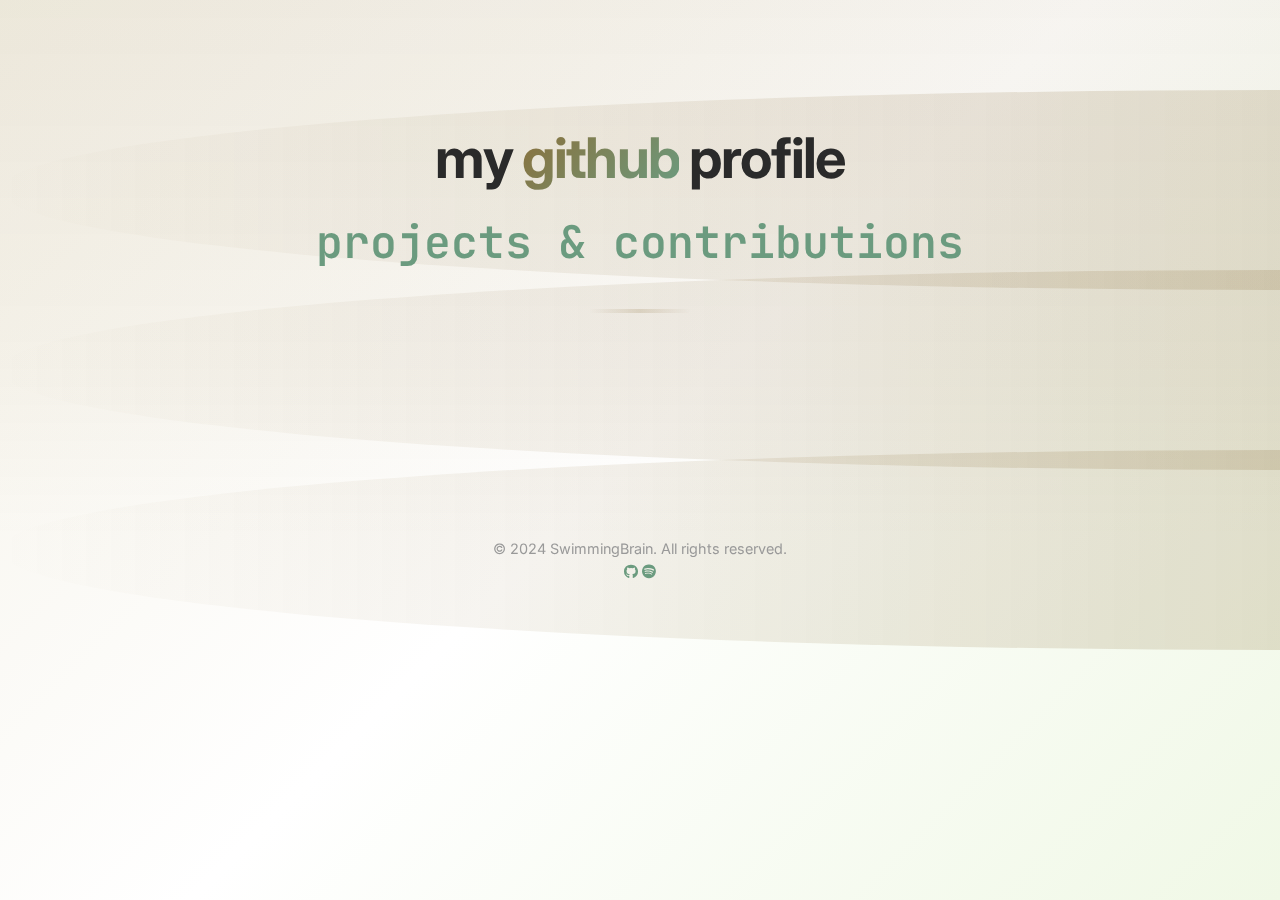
<file: github.html>
<!DOCTYPE html>
<html lang="en">
<head>
    <meta charset="UTF-8">
    <meta name="viewport" content="width=device-width, initial-scale=1.0">
    <title>GitHub Profile - SwimmingBrain</title>
    <link rel="stylesheet" href="assets/css/style.css">
    <link rel="stylesheet" href="https://cdnjs.cloudflare.com/ajax/libs/font-awesome/6.0.0/css/all.min.css">
</head>
<body>
    <div class="ocean-bg">
        <div class="wave"></div>
        <div class="wave"></div>
        <div class="wave"></div>
    </div>

    <div class="container">
        <header class="header">
            <div class="welcome-text">
                <h1>my <span class="highlight">github</span> profile</h1>
                <span class="domain">projects & contributions</span>
            </div>
            <div class="divider"></div>
        </header>

        <div class="github-container">
            <!-- GitHub card will be inserted here by JavaScript -->
        </div>
    </div>

    <footer class="footer">
        <div class="footer-content">
            <p>&copy; 2024 SwimmingBrain. All rights reserved.</p>
            <div class="social-links">
                <a href="https://github.com/swimmingbrain" target="_blank" class="social-link">
                    <i class="fab fa-github"></i>
                </a>
                <a href="https://open.spotify.com/user/31j6j6j6j6j6j6j6j6j6j6j6j6j6j6" target="_blank" class="social-link">
                    <i class="fab fa-spotify"></i>
                </a>
            </div>
        </div>
    </footer>

    <script src="assets/js/github.js"></script>
</body>
</html>
</file>
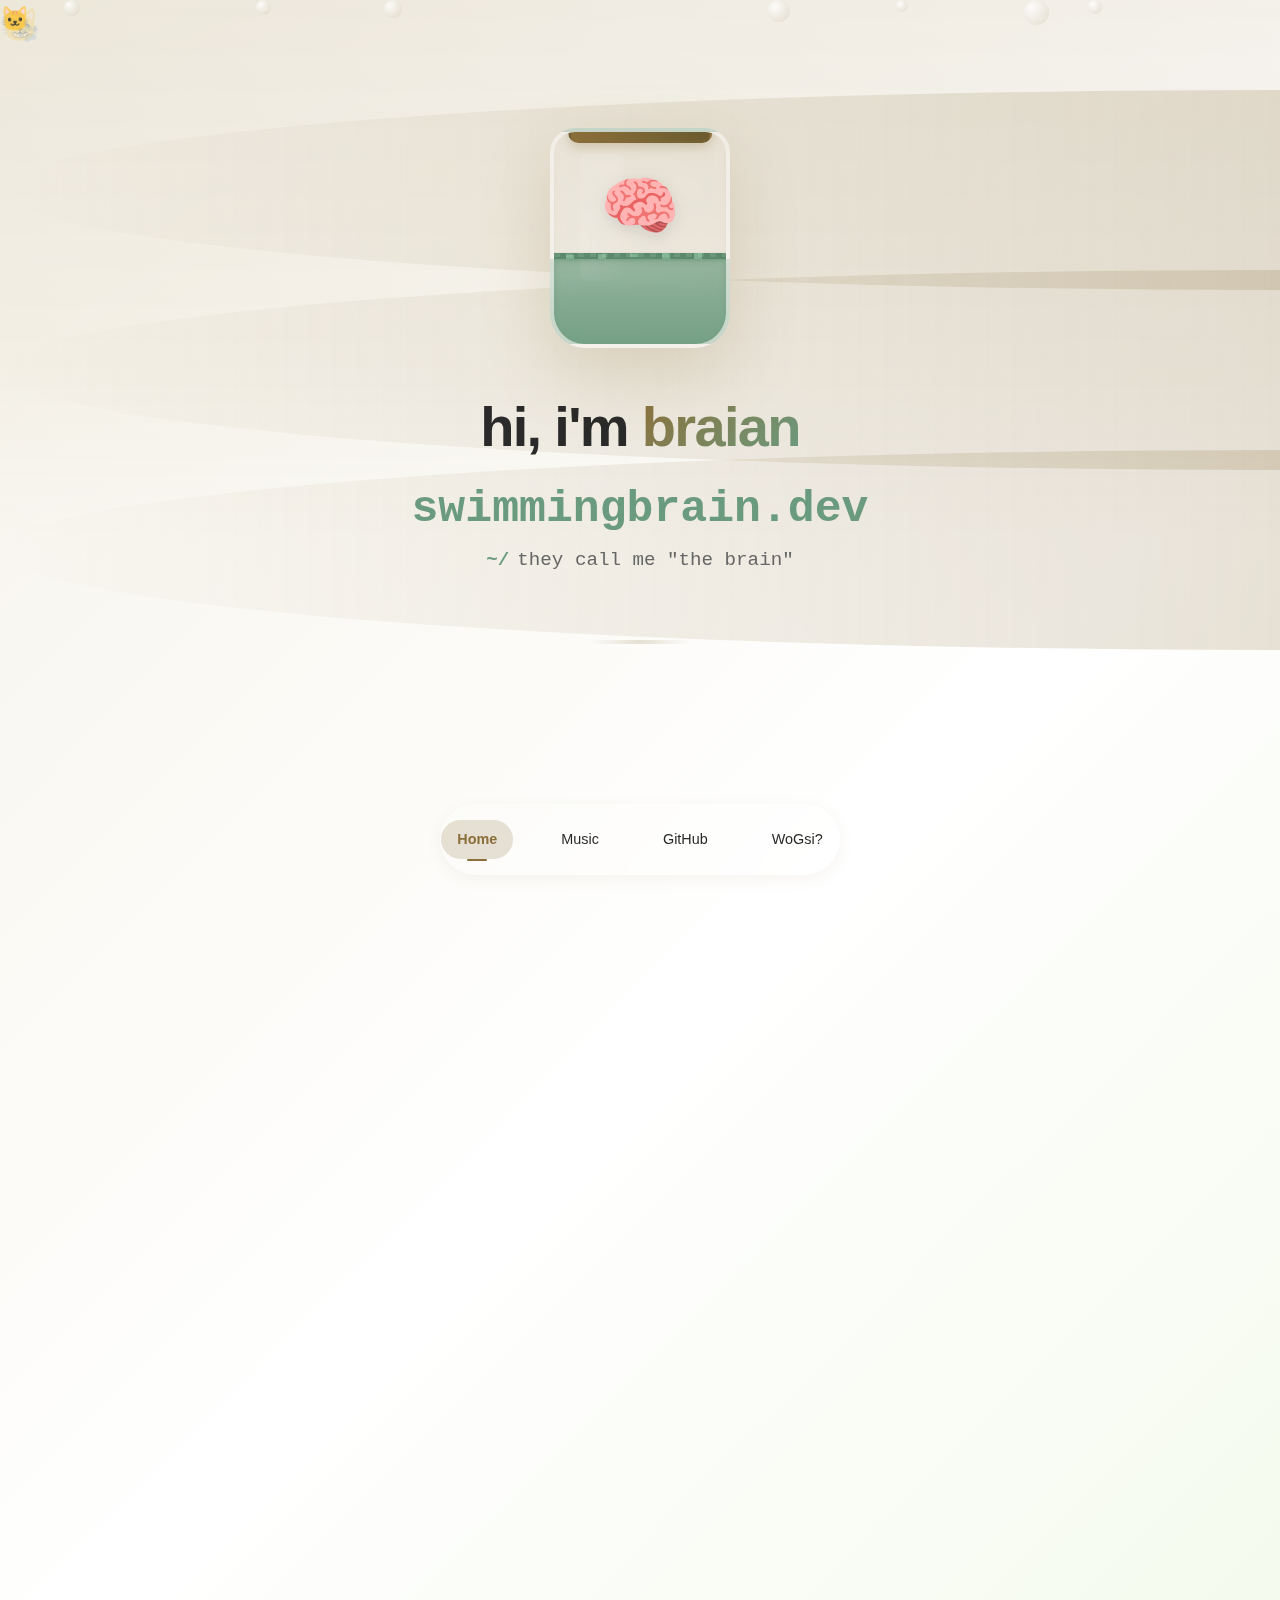
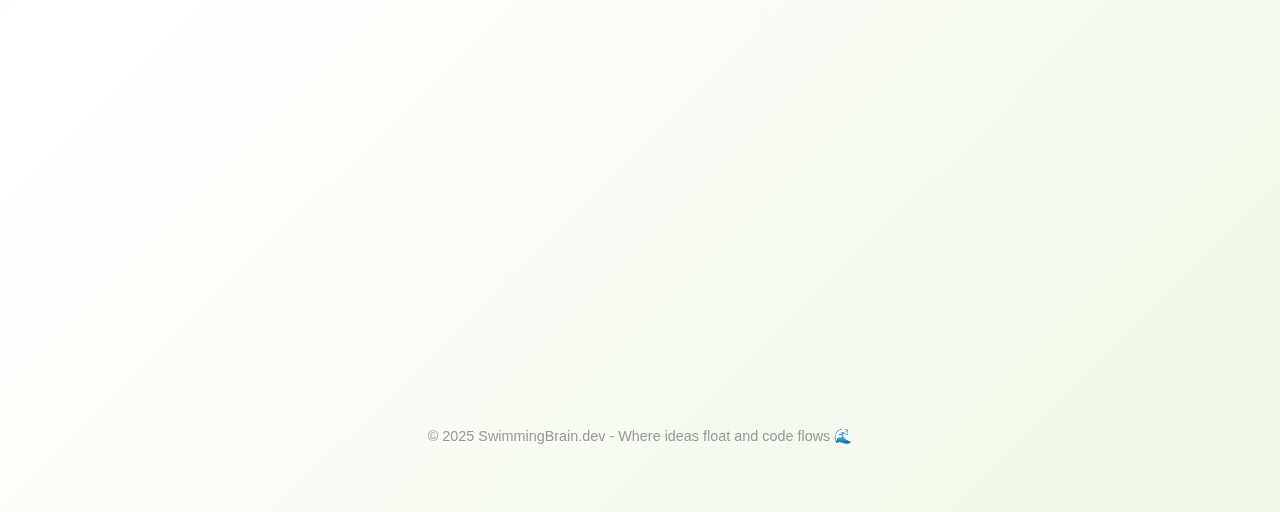
<file: index_old.html>
<!DOCTYPE html>
<html lang="en">
<head>
    <meta charset="UTF-8">
    <meta name="viewport" content="width=device-width, initial-scale=1.0">
    <meta name="description" content="Braian's personal website - Embedded Systems Engineer and Developer">
    <meta name="keywords" content="embedded systems, firmware, hardware design, development tools">
    <meta name="author" content="Braian">
    <meta http-equiv="Content-Security-Policy" content="default-src 'self' https://sdk.scdn.co https://api.spotify.com; script-src 'self' https://sdk.scdn.co 'unsafe-inline'; style-src 'self' 'unsafe-inline' https://fonts.googleapis.com; font-src 'self' https://fonts.gstatic.com; img-src 'self' data: https:; connect-src 'self' https://api.spotify.com https://accounts.spotify.com;">
    <link rel="icon" href="assets/swimmingbrain-icon.png" type="image/png">
    <link rel="shortcut icon" href="assets/swimmingbrain-icon.png" type="image/png">
    <title>Braian</title>
    <link rel="stylesheet" href="assets/css/style.css">
    <link rel="preload" href="assets/css/style.css" as="style">
    <link rel="preload" href="assets/js/main.js" as="script">
</head>
<body>
    <div class="ocean-bg">
        <div class="wave"></div>
        <div class="wave"></div>
        <div class="wave"></div>
    </div>

    <div class="bubble"></div>
    <div class="bubble"></div>
    <div class="bubble"></div>
    <div class="bubble"></div>
    <div class="bubble"></div>
    <div class="bubble"></div>
    <div class="bubble"></div>
    <div class="bubble"></div>

    <div class="floating-cat">🐱</div>
    <div class="floating-cat">😸</div>
    <div class="floating-cat">🐾</div>
    <div class="cat-follower">🐱</div>

    <div class="container">
        <header class="header">
            <div class="brain-jar">
                <div class="jar">
                    <div class="water-fill"></div>
                    <div class="water-surface"></div>
                    <div class="brain">🧠</div>
                    <div class="water-ripple"></div>
                </div>
            </div>
            <div class="welcome-text">
                <h1>hi, i'm <span class="highlight">braian</span></h1>
                <span class="domain">swimmingbrain.dev</span>
                <div class="job-title">they call me "the brain"</div>
            </div>
            <div class="divider"></div>
        </header>

        <nav class="main-nav">
            <a href="index.html" class="nav-link active">Home</a>
            <a href="spotify.html" class="nav-link">Music</a>
            <a href="github.html" class="nav-link">GitHub</a>
            <a href="wogsi-game.html" class="nav-link">WoGsi?</a>
        </nav>

        <div class="hub-grid">
            <div class="hub-card coming-soon" onclick="showComingSoon()">
                <div class="hub-icon">🔧</div>
                <h3>Firmware Development</h3>
                <p>Low-level programming, bootloaders, and hardware optimization</p>
            </div>

            <div class="hub-card coming-soon" onclick="showComingSoon()">
                <div class="hub-icon">🛠️</div>
                <h3>Development Tools</h3>
                <p>Custom utilities, debugging tools, and automation scripts</p>
            </div>

            <div class="hub-card coming-soon" onclick="showComingSoon()">
                <div class="hub-icon">📝</div>
                <h3>Technical Writing</h3>
                <p>In-depth articles on embedded systems and engineering insights</p>
            </div>

            <div class="hub-card coming-soon" onclick="showComingSoon()">
                <div class="hub-icon">💬</div>
                <h3>Let's Connect</h3>
                <p>Discuss projects, collaborations, and embedded solutions</p>
            </div>

            <div class="hub-card coming-soon" onclick="showComingSoon()">
                <div class="hub-icon">🔬</div>
                <h3>Research & Innovation</h3>
                <p>Experimental projects and cutting-edge technology research</p>
            </div>

            <a href="spotify.html" class="hub-card">
                <div class="hub-icon">🎵</div>
                <h3>Music Vibes</h3>
                <p>Check out my favorite playlists and tracks (requires Spotify Premium!)</p>
            </a>

            <a href="github.html" class="hub-card">
                <div class="hub-icon">💻</div>
                <h3>GitHub Profile</h3>
                <p>Explore my projects, contributions, and coding journey</p>
            </a>

            <a href="wogsi-game.html" class="hub-card">
                <div class="hub-icon">🗺️</div>
                <h3>WoGsi?</h3>
                <p>Where am I? Test your knowledge of Vorarlberg's beautiful locations!</p>
            </a>
        </div>

        <!-- Coming Soon Modal -->
        <div class="modal" id="coming-soon-modal">
            <div class="modal-content">
                <h2>Coming Soon! 🚀</h2>
                <p>This feature is currently under development. Check back later!</p>
                <button class="close-modal-btn" onclick="hideComingSoon()">
                    <i class="fas fa-times"></i> Close
                </button>
            </div>
        </div>

        <footer class="footer">
            <p>© 2025 SwimmingBrain.dev - Where ideas float and code flows 🌊</p>
        </footer>
    </div>

    <script src="assets/js/main.js"></script>
    <script>
        function showComingSoon() {
            document.getElementById('coming-soon-modal').classList.add('show');
        }

        function hideComingSoon() {
            document.getElementById('coming-soon-modal').classList.remove('show');
        }

        // Close modal when clicking outside
        window.onclick = function(event) {
            const modal = document.getElementById('coming-soon-modal');
            if (event.target === modal) {
                hideComingSoon();
            }
        }
    </script>
</body>
</html>
</file>
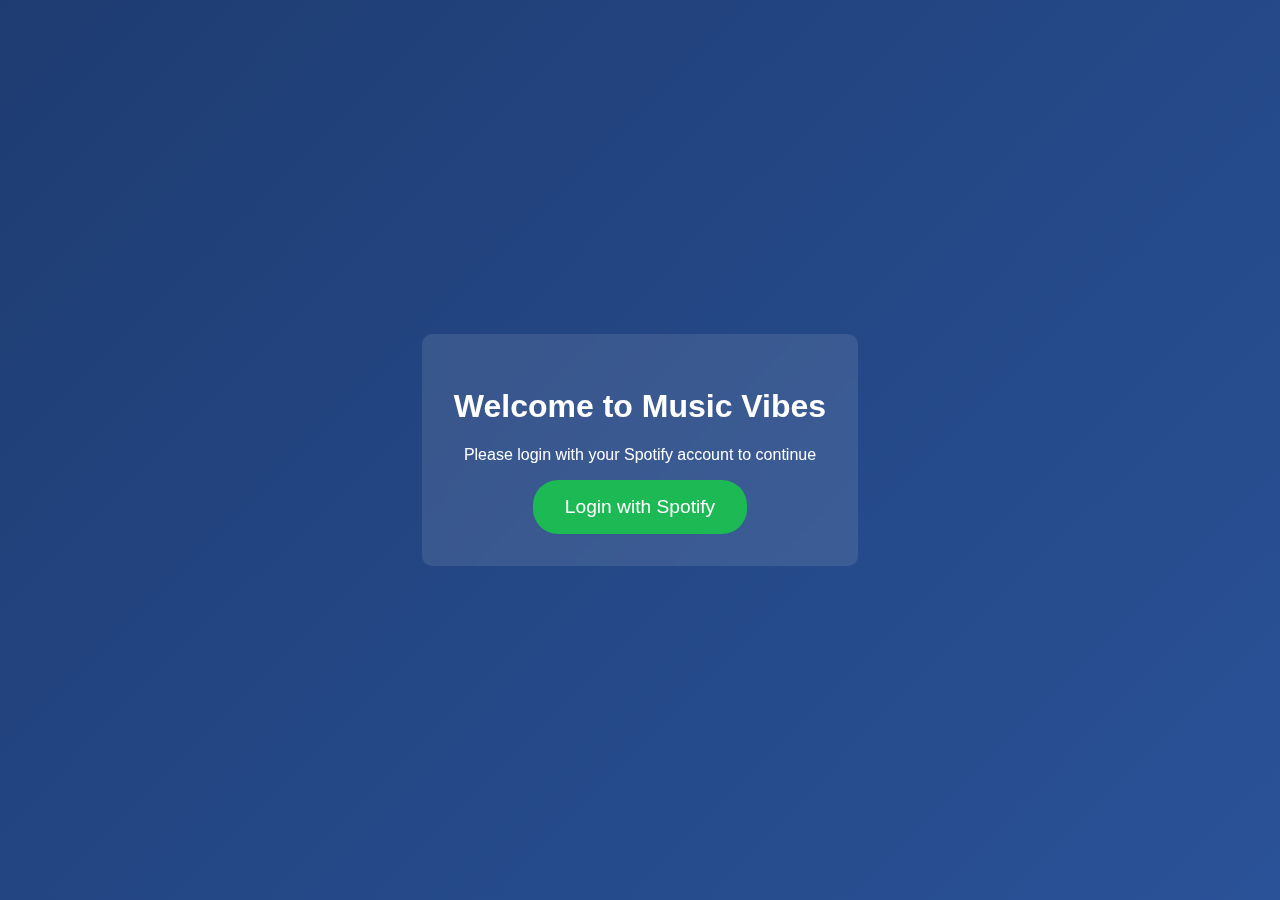
<file: spotify-login.html>
<!DOCTYPE html>
<html lang="en">
<head>
    <meta charset="UTF-8">
    <meta name="viewport" content="width=device-width, initial-scale=1.0">
    <title>Spotify Login - Braian</title>
    <style>
        body {
            font-family: 'Inter', sans-serif;
            display: flex;
            justify-content: center;
            align-items: center;
            min-height: 100vh;
            margin: 0;
            background: linear-gradient(135deg, #1e3c72 0%, #2a5298 100%);
            color: white;
        }
        .login-container {
            text-align: center;
            padding: 2rem;
            background: rgba(255, 255, 255, 0.1);
            border-radius: 10px;
            backdrop-filter: blur(10px);
        }
        .login-button {
            background: #1DB954;
            color: white;
            border: none;
            padding: 1rem 2rem;
            border-radius: 25px;
            font-size: 1.2rem;
            cursor: pointer;
            transition: transform 0.2s;
        }
        .login-button:hover {
            transform: scale(1.05);
        }
    </style>
</head>
<body>
    <div class="login-container">
        <h1>Welcome to Music Vibes</h1>
        <p>Please login with your Spotify account to continue</p>
        <button class="login-button" onclick="login()">Login with Spotify</button>
    </div>

    <script>
        const CLIENT_ID = 'bf45e9aa56e64d4c924c7136bc358631';
        const REDIRECT_URI = 'https://swimmingbrain.dev/spotify.html';
        
        function login() {
            const scope = 'user-read-private user-read-email user-read-playback-state user-modify-playback-state user-read-currently-playing playlist-read-private';
            const state = generateRandomString(16);
            localStorage.setItem('spotify_auth_state', state);
            
            const params = new URLSearchParams({
                client_id: CLIENT_ID,
                response_type: 'token',
                redirect_uri: REDIRECT_URI,
                state: state,
                scope: scope,
                show_dialog: true
            });
            
            window.location.href = `https://accounts.spotify.com/authorize?${params.toString()}`;
        }

        function generateRandomString(length) {
            const possible = 'ABCDEFGHIJKLMNOPQRSTUVWXYZabcdefghijklmnopqrstuvwxyz0123456789';
            let text = '';
            for (let i = 0; i < length; i++) {
                text += possible.charAt(Math.floor(Math.random() * possible.length));
            }
            return text;
        }
    </script>
</body>
</html>
</file>
<file: assets/css/style.css>
@import url('https://fonts.googleapis.com/css2?family=Inter:wght@300;400;500;600;700&family=JetBrains+Mono:wght@400;500;600&display=swap');

:root {
    /* Base Colors */
    --color-white: #FFFFFF;
    --color-black: #2A2A2A;
    --color-gray-100: #F5F2E8;
    --color-gray-200: #F0F8E6;
    --color-gray-300: #E5E5E5;
    --color-gray-400: #CCCCCC;
    --color-gray-500: #999999;
    --color-gray-600: #666666;
    --color-gray-700: #4A4A4A;
    --color-gray-800: #333333;
    --color-gray-900: #1A1A1A;

    /* Brand Colors */
    --color-primary: #8B6F3A;
    --color-primary-light: #A67C52;
    --color-primary-dark: #6B5B2F;
    --color-secondary: #6B9B7F;
    --color-secondary-light: #7BAF8D;
    --color-secondary-dark: #5A8A6B;

    /* Text Colors */
    --text-primary: var(--color-black);
    --text-secondary: var(--color-gray-600);
    --text-tertiary: var(--color-gray-500);
    --text-light: var(--color-white);
    --text-highlight: var(--color-primary);

    /* Background Colors */
    --background-primary: var(--color-white);
    --background-secondary: var(--color-gray-100);
    --background-tertiary: var(--color-gray-200);
    --background-glass: rgba(255, 255, 255, 0.1);
    --background-glass-hover: rgba(255, 255, 255, 0.95);

    /* Border Colors */
    --border-color-light: rgba(139, 111, 58, 0.1);
    --border-color-medium: rgba(139, 111, 58, 0.2);
    --border-color-dark: rgba(139, 111, 58, 0.3);
    --border-color-glass: rgba(255, 255, 255, 0.4);
    --border-color-water: var(--color-secondary-dark);

    /* Shadow Colors */
    --shadow-color-light: rgba(139, 111, 58, 0.08);
    --shadow-color-medium: rgba(139, 111, 58, 0.12);
    --shadow-color-dark: rgba(139, 111, 58, 0.2);
    --shadow-color-water: rgba(90, 138, 107, 0.4);
    --shadow-color-jar: rgba(139, 111, 58, 0.5);

    /* Water Colors */
    --water-color-light: rgba(107, 155, 127, 0.4);
    --water-color-medium: rgba(107, 155, 127, 0.6);
    --water-color-dark: rgba(107, 155, 127, 0.8);
    --water-color-surface: var(--color-secondary-dark);
    --water-color-surface-light: var(--color-secondary-light);

    /* Gradients */
    --gradient-primary: linear-gradient(135deg, var(--color-primary) 0%, var(--color-secondary) 100%);
    --gradient-background: linear-gradient(135deg, var(--background-secondary) 0%, var(--background-primary) 50%, var(--background-tertiary) 100%);
    --gradient-card: linear-gradient(135deg, rgba(255, 255, 255, 0.9) 0%, rgba(240, 248, 230, 0.7) 100%);
    --gradient-card-hover: linear-gradient(135deg, rgba(255, 255, 255, 0.95) 0%, rgba(240, 248, 230, 0.8) 100%);
    --gradient-jar: linear-gradient(180deg, 
        rgba(255, 255, 255, 0.05) 0%, 
        rgba(255, 255, 255, 0.1) 60%, 
        var(--water-color-light) 60%, 
        var(--water-color-medium) 100%);
    --gradient-jar-lid: linear-gradient(135deg, var(--color-primary-light) 0%, var(--color-primary) 30%, var(--color-primary-dark) 70%, var(--color-primary-dark) 100%);
    --gradient-water: linear-gradient(180deg, 
        var(--water-color-light) 0%, 
        var(--water-color-medium) 50%, 
        var(--water-color-dark) 100%);
    --gradient-wave: linear-gradient(90deg, 
        transparent 0%, 
        var(--border-color-light) 25%, 
        var(--border-color-medium) 50%, 
        var(--border-color-light) 75%, 
        transparent 100%);
    --gradient-bubble: radial-gradient(circle at 30% 30%, var(--background-glass-hover), var(--border-color-light));
}

* {
    margin: 0;
    padding: 0;
    box-sizing: border-box;
}

body {
    font-family: 'Inter', -apple-system, BlinkMacSystemFont, 'Segoe UI', Roboto, sans-serif;
    background: var(--gradient-background);
    min-height: 100vh;
    color: var(--text-primary);
    line-height: 1.6;
    overflow-x: hidden;
    position: relative;
}

/* Ocean background with waves */
.ocean-bg {
    position: fixed;
    top: 0;
    left: 0;
    width: 100%;
    height: 100%;
    z-index: -2;
    background: linear-gradient(180deg, 
        rgba(139, 111, 58, 0.08) 0%, 
        rgba(139, 111, 58, 0.04) 40%, 
        transparent 60%);
}

.wave {
    position: absolute;
    width: 200%;
    height: 200px;
    background: var(--gradient-wave);
    border-radius: 50%;
    animation: wave-float 8s ease-in-out infinite;
}

.wave:nth-child(1) {
    top: 10%;
    animation-delay: 0s;
}

.wave:nth-child(2) {
    top: 30%;
    animation-delay: -2s;
    animation-duration: 10s;
}

.wave:nth-child(3) {
    top: 50%;
    animation-delay: -4s;
    animation-duration: 12s;
}

@keyframes wave-float {
    0%, 100% { transform: translateX(-50%) rotate(0deg); }
    50% { transform: translateX(-30%) rotate(2deg); }
}

/* Floating bubbles */
.bubble {
    position: fixed;
    background: radial-gradient(circle at 30% 30%, rgba(255, 255, 255, 0.8), rgba(139, 111, 58, 0.15));
    border-radius: 50%;
    animation: bubble-rise 15s infinite linear;
    z-index: -1;
}

.bubble:nth-child(1) {
    width: 20px;
    height: 20px;
    left: 10%;
    animation-delay: 0s;
}

.bubble:nth-child(2) {
    width: 15px;
    height: 15px;
    left: 20%;
    animation-delay: -3s;
}

.bubble:nth-child(3) {
    width: 25px;
    height: 25px;
    left: 80%;
    animation-delay: -6s;
}

.bubble:nth-child(4) {
    width: 12px;
    height: 12px;
    left: 70%;
    animation-delay: -9s;
}

.bubble:nth-child(5) {
    width: 18px;
    height: 18px;
    left: 30%;
    animation-delay: -2s;
}

.bubble:nth-child(6) {
    width: 14px;
    height: 14px;
    left: 85%;
    animation-delay: -7s;
}

.bubble:nth-child(7) {
    width: 22px;
    height: 22px;
    left: 60%;
    animation-delay: -4s;
}

.bubble:nth-child(8) {
    width: 16px;
    height: 16px;
    left: 5%;
    animation-delay: -8s;
}

@keyframes bubble-rise {
    0% {
        bottom: -100px;
        opacity: 0;
        transform: translateX(0px) scale(0);
    }
    10% {
        opacity: 1;
        transform: translateX(10px) scale(1);
    }
    90% {
        opacity: 1;
        transform: translateX(-20px) scale(1);
    }
    100% {
        bottom: 100vh;
        opacity: 0;
        transform: translateX(-30px) scale(0);
    }
}

.container {
    max-width: 1200px;
    margin: 0 auto;
    padding: 0 2rem;
    position: relative;
    z-index: 1;
}

.header {
    text-align: center;
    padding: 8rem 0 6rem;
    position: relative;
}

/* Brain in jar */
.brain-jar {
    width: 180px;
    height: 220px;
    margin: 0 auto 3rem;
    position: relative;
    animation: jar-float 4s ease-in-out infinite;
}

.jar {
    width: 100%;
    height: 100%;
    background: var(--gradient-jar);
    border-radius: 25px 25px 35px 35px;
    border: 4px solid var(--border-color-glass);
    position: relative;
    backdrop-filter: blur(8px);
    box-shadow: 
        0 25px 70px var(--shadow-color-dark),
        inset 0 4px 15px var(--background-glass),
        inset 0 -2px 8px var(--shadow-color-light);
    overflow: hidden;
}

/* Thicker jar rim/lid */
.jar::before {
    content: '';
    position: absolute;
    top: -35px;
    left: 50%;
    transform: translateX(-50%);
    width: 90%;
    height: 40px;
    background: var(--gradient-jar-lid);
    border-radius: 20px;
    box-shadow: 
        0 8px 25px var(--shadow-color-jar),
        inset 0 3px 8px var(--background-glass),
        inset 0 -2px 6px var(--shadow-color-dark);
    border: 3px solid var(--border-color-medium);
}

/* Glass highlight effect */
.jar::after {
    content: '';
    position: absolute;
    top: 10%;
    left: 15%;
    width: 25%;
    height: 60%;
    background: linear-gradient(135deg, 
        var(--background-glass) 0%, 
        var(--background-glass) 50%, 
        transparent 100%);
    border-radius: 8px;
    filter: blur(1px);
}

/* More saturated fluid fill */
.water-fill {
    position: absolute;
    bottom: 0;
    left: 0;
    width: 100%;
    height: 40%;
    background: var(--gradient-water);
    border-radius: 0 0 31px 31px;
    box-shadow: inset 0 2px 8px var(--water-color-medium);
}

/* More vibrant cartoon water surface */
.water-surface {
    position: absolute;
    bottom: 40%;
    left: 0;
    width: 100%;
    height: 6px;
    background: var(--water-color-surface);
    overflow: hidden;
    z-index: 2;
    box-shadow: 0 1px 3px var(--shadow-color-water);
}

.water-surface::before {
    content: '';
    position: absolute;
    top: 0;
    left: 0;
    width: 200%;
    height: 100%;
    background: repeating-linear-gradient(
        90deg,
        transparent 0px,
        transparent 8px,
        var(--water-color-surface) 8px,
        var(--water-color-surface) 12px,
        var(--water-color-surface-light) 12px,
        var(--water-color-surface-light) 20px,
        var(--water-color-surface) 20px,
        var(--water-color-surface) 24px,
        transparent 24px,
        transparent 32px
    );
    animation: water-wave 3s linear infinite;
    border-radius: 50% 50% 0 0;
}

.water-surface::after {
    content: '';
    position: absolute;
    top: -2px;
    left: 0;
    width: 200%;
    height: 6px;
    background: repeating-linear-gradient(
        90deg,
        var(--background-glass) 0px,
        var(--background-glass) 6px,
        transparent 6px,
        transparent 12px,
        var(--background-glass) 12px,
        var(--background-glass) 18px,
        transparent 18px,
        transparent 24px
    );
    animation: water-wave 2s linear infinite reverse;
    border-radius: 50% 50% 0 0;
}

@keyframes water-wave {
    0% { transform: translateX(0); }
    100% { transform: translateX(-32px); }
}

.jar::before {
    content: '';
    position: absolute;
    top: -15px;
    left: 50%;
    transform: translateX(-50%);
    width: 80%;
    height: 20px;
    background: linear-gradient(90deg, #8B6F3A, #6B5B2F);
    border-radius: 10px;
    box-shadow: 0 4px 12px rgba(139, 111, 58, 0.3);
}

.brain {
    position: absolute;
    top: 35%;
    left: 50%;
    transform: translate(-50%, -50%);
    font-size: 4rem;
    animation: brain-float 6s ease-in-out infinite;
    filter: drop-shadow(0 4px 8px rgba(0, 0, 0, 0.1));
    z-index: 3;
}

/* Remove brain reflection - it was too much */

.water-ripple {
    position: absolute;
    bottom: 40%;
    left: 50%;
    transform: translateX(-50%);
    width: 40px;
    height: 2px;
    background: var(--water-color-surface);
    border-radius: 50%;
    animation: ripple 3s ease-in-out infinite;
    z-index: 2;
}

/* Simpler ripples */
.water-ripple::before {
    content: '';
    position: absolute;
    top: 50%;
    left: 50%;
    transform: translate(-50%, -50%);
    width: 60px;
    height: 1px;
    background: var(--water-color-light);
    border-radius: 50%;
    animation: ripple 3s ease-in-out infinite 0.8s;
}

@keyframes jar-float {
    0%, 100% { transform: translateY(0px) rotate(0deg); }
    50% { transform: translateY(-15px) rotate(1deg); }
}

@keyframes brain-float {
    0%, 100% { transform: translate(-50%, -50%) rotate(0deg); }
    25% { transform: translate(-45%, -55%) rotate(2deg); }
    75% { transform: translate(-55%, -45%) rotate(-2deg); }
}

@keyframes ripple {
    0%, 100% { width: 40px; opacity: 0.8; }
    50% { width: 60px; opacity: 0.4; }
}

.welcome-text h1 {
    font-family: 'Inter', sans-serif;
    font-size: 3.5rem;
    font-weight: 700;
    margin-bottom: 1rem;
    color: #2A2A2A;
    letter-spacing: -0.03em;
    line-height: 1.1;
    text-transform: lowercase;
}

.welcome-text .highlight {
    background: var(--gradient-primary);
    -webkit-background-clip: text;
    -webkit-text-fill-color: transparent;
    background-clip: text;
    position: relative;
}

.welcome-text .domain {
    color: var(--color-secondary);
    font-weight: 600;
    font-size: 2.8rem;
    display: block;
    margin-top: 0.5rem;
    font-family: 'JetBrains Mono', monospace;
}

.job-title {
    font-family: 'JetBrains Mono', monospace;
    font-size: 1.2rem;
    color: var(--text-secondary);
    font-weight: 400;
    margin-bottom: 2rem;
    position: relative;
    display: inline-block;
}

.job-title::before {
    content: '~/';
    color: var(--color-secondary);
    margin-right: 0.5rem;
    font-weight: 600;
}

.divider {
    width: 100px;
    height: 4px;
    background: linear-gradient(90deg, transparent, var(--border-color-medium), transparent);
    margin: 2rem auto;
}

.main-nav {
    display: flex;
    justify-content: center;
    gap: 2rem;
    margin: 2rem 0;
    padding: 1rem;
    background: var(--background-glass);
    backdrop-filter: blur(10px);
    border-radius: 50px;
    box-shadow: 0 4px 15px var(--shadow-color-light);
    max-width: 400px;
    margin-left: auto;
    margin-right: auto;
}

.nav-link {
    color: var(--text-primary);
    text-decoration: none;
    font-size: 0.9rem;
    font-weight: 500;
    padding: 0.5rem 1rem;
    border-radius: 25px;
    transition: all 0.3s ease;
    position: relative;
}

.nav-link:hover {
    color: var(--color-primary);
    background: var(--border-color-light);
}

.nav-link.active {
    color: var(--color-primary);
    background: var(--border-color-medium);
    font-weight: 600;
}

.nav-link.active::after {
    content: '';
    position: absolute;
    bottom: -2px;
    left: 50%;
    transform: translateX(-50%);
    width: 20px;
    height: 2px;
    background: var(--color-primary);
    border-radius: 2px;
}

@media (max-width: 768px) {
    .container {
        padding: 0 1.5rem;
    }
    
    .header {
        padding: 6rem 0 4rem;
    }
    
    .welcome-text h1 {
        font-size: 2.8rem;
    }

    .welcome-text .domain {
        font-size: 2.2rem;
    }

    .job-title {
        font-size: 1.1rem;
        margin-bottom: 3rem;
    }
    
    .hub-grid {
        grid-template-columns: 1fr;
        margin-top: 3rem;
    }
    
    .hub-card {
        padding: 2.5rem 2rem;
        border-right: none;
        border-bottom: 1px solid rgba(74, 144, 226, 0.1);
    }

    .hub-card:last-child {
        border-bottom: none;
    }

    .brain-jar {
        width: 150px;
        height: 180px;
    }

    .brain {
        font-size: 3rem;
    }

    .main-nav {
        gap: 1rem;
        padding: 0.8rem;
    }
    
    .nav-link {
        font-size: 0.8rem;
        padding: 0.4rem 0.8rem;
    }
}

@media (max-width: 480px) {
    .welcome-text h1 {
        font-size: 2.2rem;
    }

    .welcome-text .domain {
        font-size: 1.8rem;
    }

    .job-title {
        font-size: 1rem;
    }
    
    .hub-card {
        padding: 2.5rem 2rem;
        margin-bottom: 1.5rem;
    }

    .brain-jar {
        width: 120px;
        height: 150px;
    }

    .brain {
        font-size: 2.5rem;
    }
}

/* Refined animation for modern feel */
.hub-card {
    animation: fadeInUp 0.6s ease forwards;
    opacity: 0;
    transform: translateY(30px);
}

.hub-card:nth-child(1) { animation-delay: 0.1s; }
.hub-card:nth-child(2) { animation-delay: 0.2s; }
.hub-card:nth-child(3) { animation-delay: 0.3s; }
.hub-card:nth-child(4) { animation-delay: 0.4s; }
.hub-card:nth-child(5) { animation-delay: 0.5s; }
.hub-card:nth-child(6) { animation-delay: 0.6s; }

@keyframes fadeInUp {
    to {
        opacity: 1;
        transform: translateY(0);
    }
}

/* Clean scrollbar */
::-webkit-scrollbar {
    width: 6px;
}

::-webkit-scrollbar-track {
    background: var(--border-color-light);
}

::-webkit-scrollbar-thumb {
    background: var(--border-color-medium);
    border-radius: 3px;
}

::-webkit-scrollbar-thumb:hover {
    background: var(--color-secondary);
}

html {
    scroll-behavior: smooth;
}

.hub-grid {
    display: grid;
    grid-template-columns: repeat(auto-fit, minmax(300px, 1fr));
    gap: 2rem;
    margin-top: 2rem;
    padding: 1rem;
}

.hub-card {
    background: var(--gradient-card);
    padding: 3.5rem 3rem;
    text-align: center;
    transition: all 0.5s cubic-bezier(0.175, 0.885, 0.32, 1.275);
    cursor: pointer;
    border: 1px solid var(--border-color-light);
    border-radius: 20px;
    position: relative;
    overflow: hidden;
    box-shadow: 0 10px 40px var(--shadow-color-light);
    backdrop-filter: blur(10px);
    user-select: none;
    text-decoration: none;
    color: inherit;
    display: block;
}

.hub-card:nth-child(2n) {
    /* Remove old border rules */
}

.hub-card:nth-last-child(-n+2) {
    /* Remove old border rules */
}

.hub-card::before {
    content: '';
    position: absolute;
    top: 0;
    left: 0;
    width: 100%;
    height: 4px;
    background: var(--gradient-primary);
    transform: scaleX(0);
    transform-origin: left;
    transition: transform 0.4s ease;
}

.hub-card::after {
    content: '';
    position: absolute;
    top: 0;
    left: -100%;
    width: 100%;
    height: 100%;
    background: linear-gradient(90deg, transparent, var(--border-color-light), transparent);
    transition: left 0.8s ease;
}

.hub-card:hover::before {
    transform: scaleX(1);
}

.hub-card:hover::after {
    left: 100%;
}

.hub-card:hover {
    background: var(--gradient-card-hover);
    transform: translateY(-8px) scale(1.02);
    box-shadow: 0 20px 40px var(--shadow-color-medium);
    text-decoration: none;
    color: inherit;
}

.hub-card:active {
    transform: translateY(-4px) scale(0.98);
}

.hub-icon {
    width: 70px;
    height: 70px;
    margin: 0 auto 2rem;
    background: linear-gradient(135deg, var(--border-color-light) 0%, var(--border-color-medium) 100%);
    border-radius: 16px;
    display: flex;
    align-items: center;
    justify-content: center;
    font-size: 2rem;
    color: var(--color-secondary);
    transition: all 0.5s cubic-bezier(0.175, 0.885, 0.32, 1.275);
    border: 1px solid var(--border-color-medium);
    box-shadow: 0 4px 12px var(--shadow-color-light);
}

.hub-card:hover .hub-icon {
    background: var(--gradient-primary);
    color: var(--text-light);
    transform: scale(1.15) rotate(8deg);
    box-shadow: 0 8px 25px var(--shadow-color-dark);
}

.hub-card h3 {
    font-size: 1.8rem;
    margin-bottom: 1rem;
    color: var(--text-primary);
    font-weight: 600;
    letter-spacing: -0.01em;
}

.hub-card p {
    color: var(--text-secondary);
    font-weight: 400;
    line-height: 1.6;
    font-size: 0.95rem;
    opacity: 0;
    transform: translateY(10px);
    transition: all 0.4s ease 0.1s;
    max-height: 0;
    overflow: hidden;
}

.hub-card:hover p {
    color: var(--text-primary);
    opacity: 1;
    transform: translateY(0);
    max-height: 100px;
}

.footer {
    text-align: center;
    padding: 6rem 0 4rem;
    color: var(--text-tertiary);
    font-size: 0.9rem;
}

.footer a {
    color: var(--color-secondary);
    text-decoration: none;
    transition: color 0.3s ease;
}

.footer a:hover {
    color: var(--color-primary);
}

/* Cat cursor follower */
.cat-follower {
    position: fixed;
    font-size: 1.5rem;
    pointer-events: none;
    z-index: 1000;
    transition: all 0.1s ease;
    opacity: 0.7;
}

/* Floating cat elements */
.floating-cat {
    position: fixed;
    font-size: 2rem;
    opacity: 0.1;
    pointer-events: none;
    z-index: -1;
    animation: floatCat 20s infinite linear;
}

.floating-cat:nth-child(1) {
    top: 20%;
    left: 5%;
    animation-delay: -5s;
}

.floating-cat:nth-child(2) {
    top: 60%;
    right: 10%;
    animation-delay: -12s;
}

.floating-cat:nth-child(3) {
    bottom: 30%;
    left: 15%;
    animation-delay: -8s;
}

@keyframes floatCat {
    0% { transform: translate(0, 0) rotate(0deg); }
    25% { transform: translate(50px, -30px) rotate(90deg); }
    50% { transform: translate(-20px, -60px) rotate(180deg); }
    75% { transform: translate(-40px, -20px) rotate(270deg); }
    100% { transform: translate(0, 0) rotate(360deg); }
}

/* Dynamic animations */
@keyframes popCat {
    0% { transform: scale(0) rotate(0deg); opacity: 1; }
    50% { transform: scale(1.5) rotate(180deg); opacity: 0.8; }
    100% { transform: scale(0) rotate(360deg); opacity: 0; }
}

@keyframes sparkle {
    0% { transform: scale(0) rotate(0deg); opacity: 1; }
    50% { transform: scale(1.2) rotate(180deg); opacity: 0.7; }
    100% { transform: scale(0) rotate(360deg); opacity: 0; }
}

/* Coming Soon Modal */
.modal {
    display: none;
    position: fixed;
    top: 0;
    left: 0;
    width: 100%;
    height: 100%;
    background-color: rgba(0, 0, 0, 0.5);
    z-index: 1000;
    opacity: 0;
    transition: opacity 0.3s ease;
}

.modal.show {
    display: flex;
    opacity: 1;
    align-items: center;
    justify-content: center;
}

.modal-content {
    background-color: var(--background-primary);
    padding: 2rem;
    border-radius: 1rem;
    box-shadow: 0 4px 6px var(--shadow-color-medium);
    text-align: center;
    max-width: 90%;
    width: 400px;
    position: relative;
    border: 2px solid var(--color-primary);
}

.modal-content h2 {
    color: var(--color-primary);
    margin-bottom: 1rem;
}

.close-modal-btn {
    background-color: var(--color-primary);
    color: var(--background-primary);
    border: none;
    padding: 0.5rem 1rem;
    border-radius: 0.5rem;
    cursor: pointer;
    margin-top: 1rem;
    transition: transform 0.2s ease;
}

.close-modal-btn:hover {
    transform: scale(1.05);
    background-color: var(--color-primary-dark);
}

/* Remove all coming soon card styles */
.hub-card.coming-soon {
    cursor: pointer;
}
</file>
